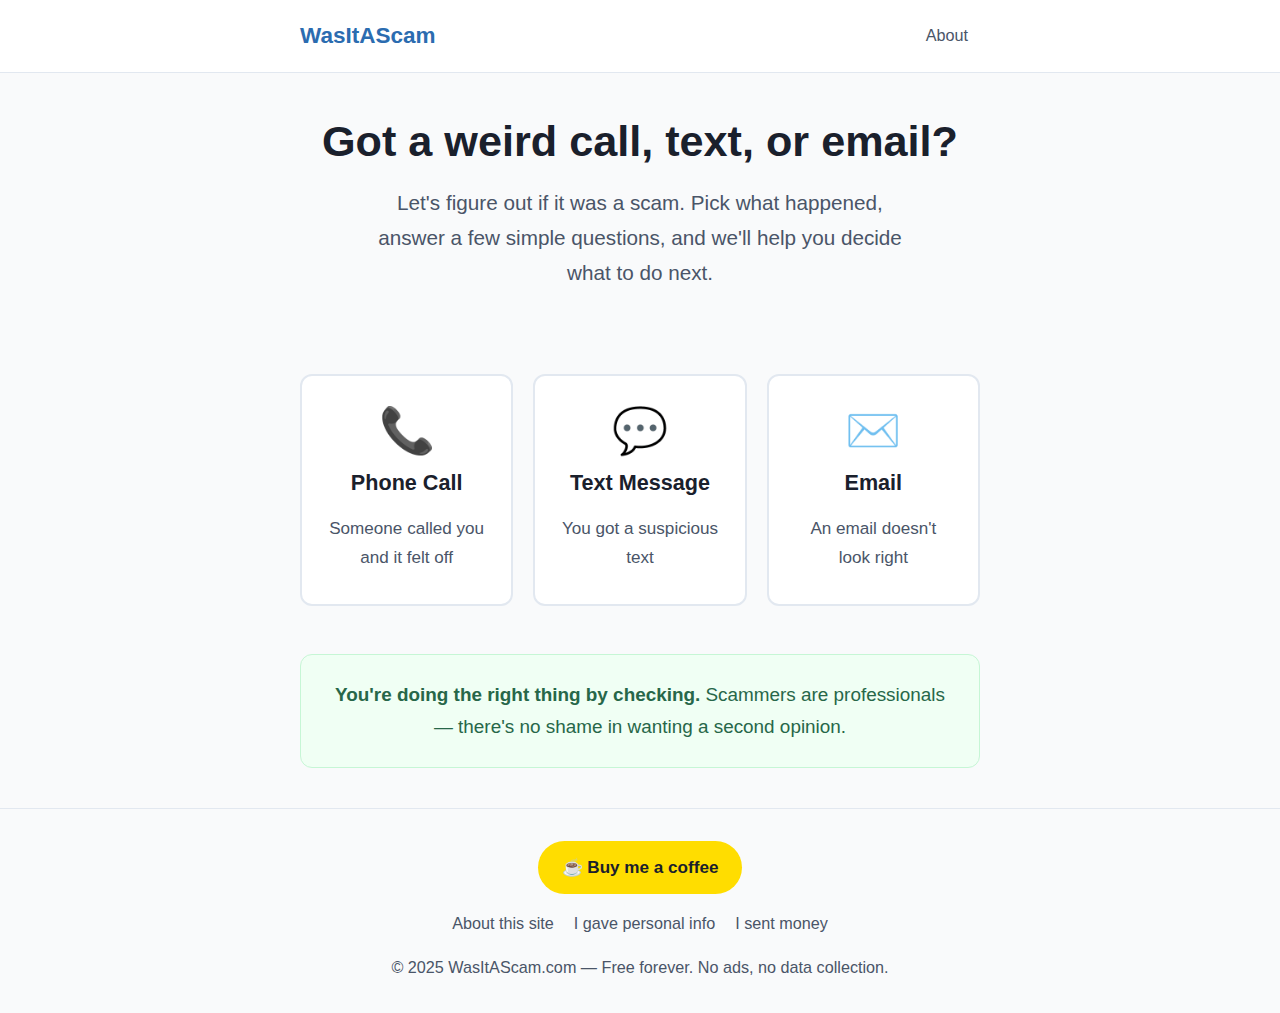
<file: index.html>
<!DOCTYPE html>
<html lang="en">
<head>
  <meta charset="UTF-8">
  <meta name="viewport" content="width=device-width, initial-scale=1.0">
  <title>WasItAScam.com — Is it a scam? Let's find out.</title>
  <meta name="description" content="Not sure if that call, text, or email was a scam? Use our simple checklists to find out — and learn what to do next.">
  <link rel="stylesheet" href="styles.css">
</head>
<body>
  <a href="#main" class="skip-link">Skip to main content</a>

  <header class="site-header">
    <div class="container">
      <a href="index.html" class="site-logo" aria-label="WasItAScam.com home">WasItAScam</a>
      <nav class="site-nav" aria-label="Main navigation">
        <a href="about.html">About</a>
      </nav>
    </div>
  </header>

  <main id="main" class="container">
    <section class="hero">
      <h1>Got a weird call, text, or email?</h1>
      <p>Let's figure out if it was a scam. Pick what happened, answer a few simple questions, and we'll help you decide what to do next.</p>
    </section>

    <div class="cards" role="list">
      <a href="phone.html" class="card" role="listitem">
        <span class="card-icon" aria-hidden="true">&#128222;</span>
        <span class="card-title">Phone Call</span>
        <span class="card-desc">Someone called you and it felt off</span>
      </a>
      <a href="text.html" class="card" role="listitem">
        <span class="card-icon" aria-hidden="true">&#128172;</span>
        <span class="card-title">Text Message</span>
        <span class="card-desc">You got a suspicious text</span>
      </a>
      <a href="email.html" class="card" role="listitem">
        <span class="card-icon" aria-hidden="true">&#9993;&#65039;</span>
        <span class="card-title">Email</span>
        <span class="card-desc">An email doesn't look right</span>
      </a>
    </div>

    <section class="reassurance" style="margin-top: 48px;">
      <p><strong>You're doing the right thing by checking.</strong> Scammers are professionals — there's no shame in wanting a second opinion.</p>
    </section>
  </main>

  <footer class="site-footer">
    <div class="container">
      <a href="https://ko-fi.com/wasitascam" class="coffee-link" target="_blank" rel="noopener noreferrer">
        &#9749; Buy me a coffee
      </a>
      <div class="footer-links">
        <a href="about.html">About this site</a>
        <a href="personal-info.html">I gave personal info</a>
        <a href="sent-money.html">I sent money</a>
      </div>
      <p>&copy; 2025 WasItAScam.com &mdash; Free forever. No ads, no data collection.</p>
    </div>
  </footer>
</body>
</html>
</file>
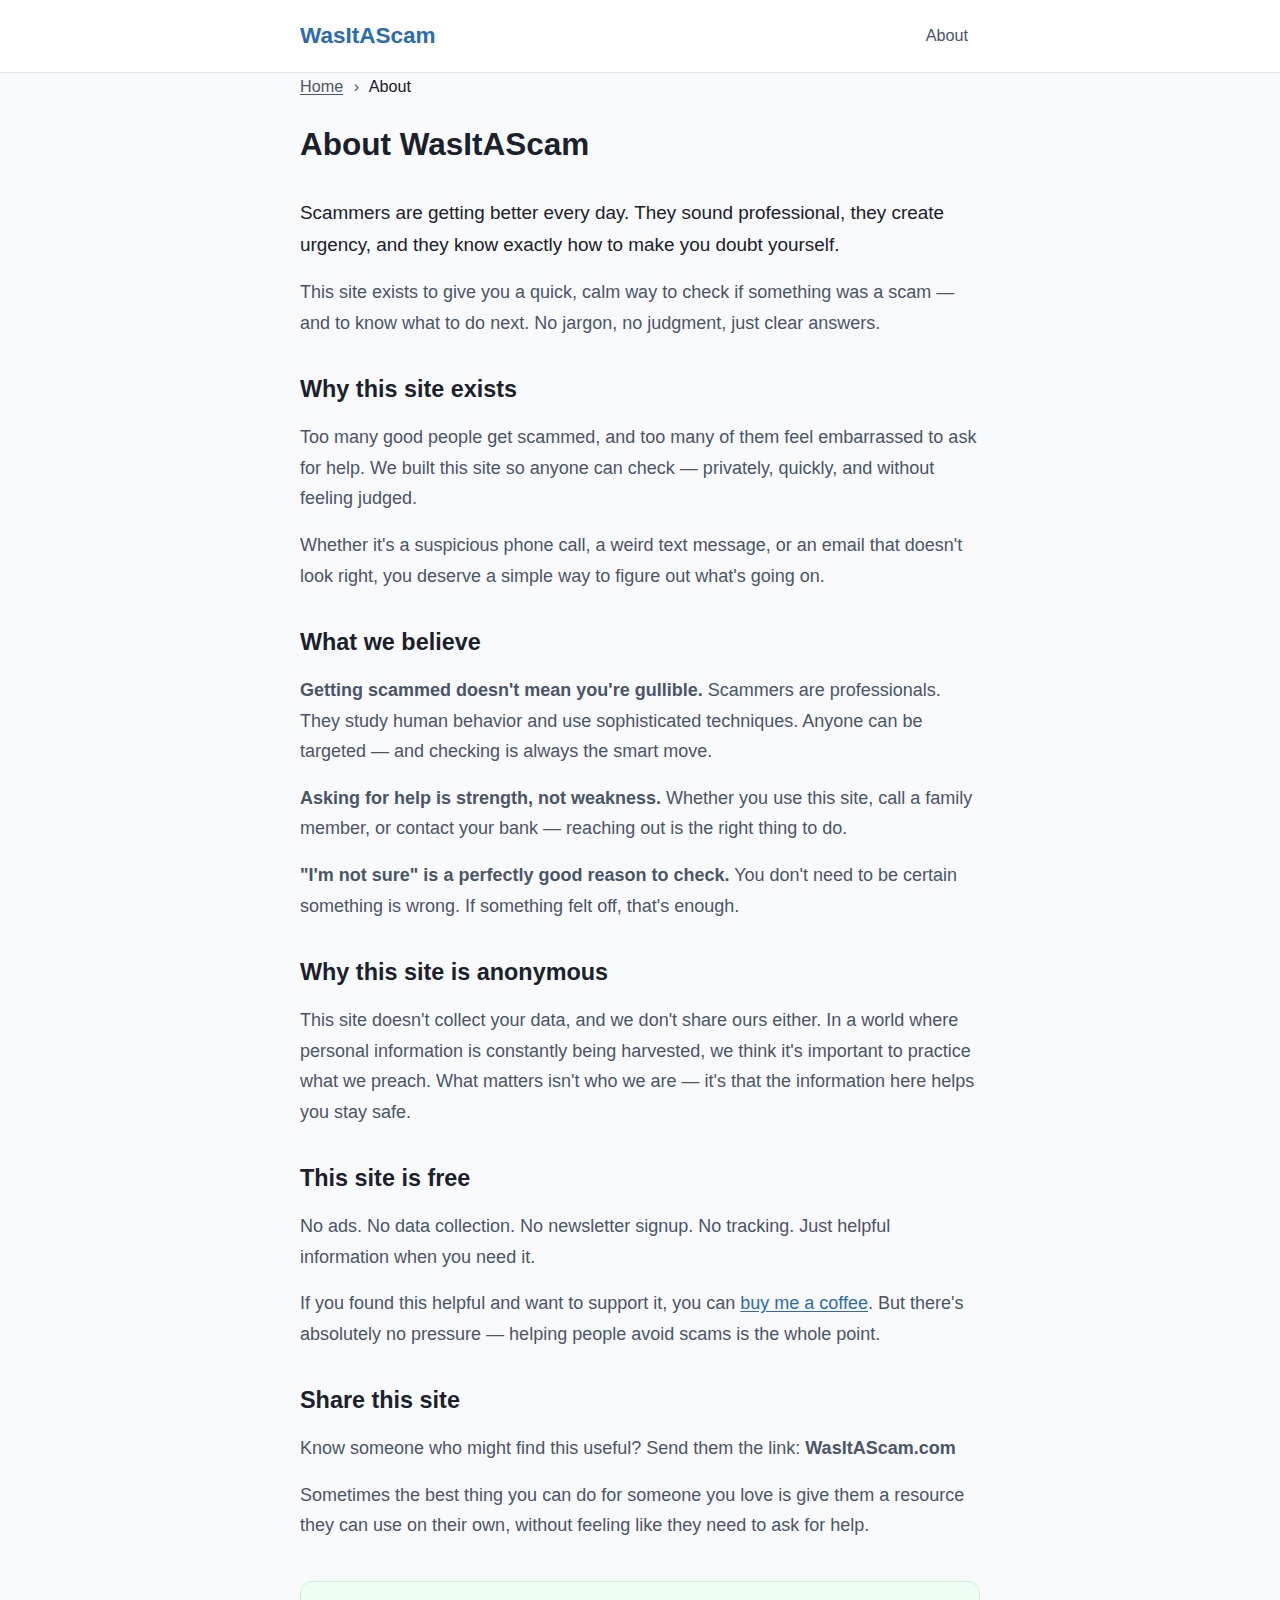
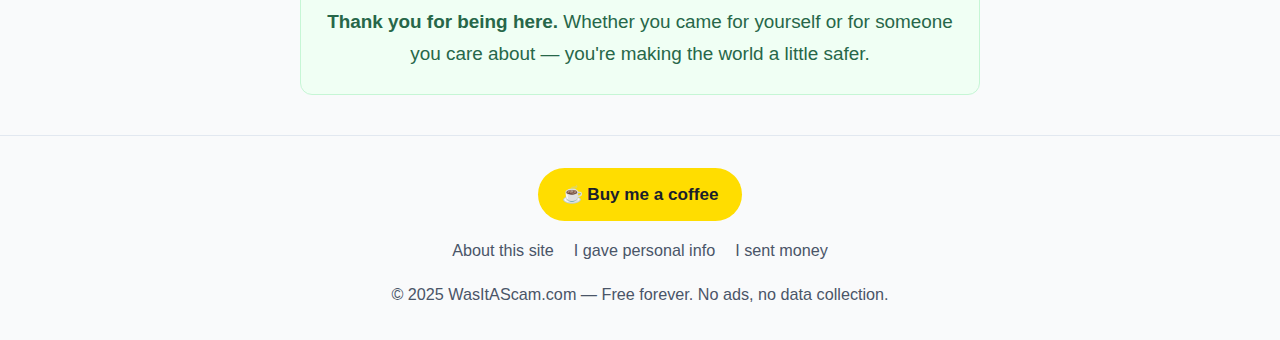
<file: about.html>
<!DOCTYPE html>
<html lang="en">
<head>
  <meta charset="UTF-8">
  <meta name="viewport" content="width=device-width, initial-scale=1.0">
  <title>About — WasItAScam.com</title>
  <meta name="description" content="Why WasItAScam.com exists — a free resource to help people figure out if they've been targeted by a scam.">
  <link rel="stylesheet" href="styles.css">
</head>
<body>
  <a href="#main" class="skip-link">Skip to main content</a>

  <header class="site-header">
    <div class="container">
      <a href="index.html" class="site-logo" aria-label="WasItAScam.com home">WasItAScam</a>
      <nav class="site-nav" aria-label="Main navigation">
        <a href="about.html" aria-current="page">About</a>
      </nav>
    </div>
  </header>

  <main id="main" class="container">
    <nav class="breadcrumb" aria-label="Breadcrumb">
      <a href="index.html">Home</a>
      <span aria-hidden="true">&rsaquo;</span>
      About
    </nav>

    <div class="page-header">
      <h1>About WasItAScam</h1>
    </div>

    <div class="about-content">
      <p>Scammers are getting better every day. They sound professional, they create urgency, and they know exactly how to make you doubt yourself.</p>

      <p>This site exists to give you a quick, calm way to check if something was a scam — and to know what to do next. No jargon, no judgment, just clear answers.</p>

      <h2>Why this site exists</h2>
      <p>Too many good people get scammed, and too many of them feel embarrassed to ask for help. We built this site so anyone can check — privately, quickly, and without feeling judged.</p>
      <p>Whether it's a suspicious phone call, a weird text message, or an email that doesn't look right, you deserve a simple way to figure out what's going on.</p>

      <h2>What we believe</h2>
      <p><strong>Getting scammed doesn't mean you're gullible.</strong> Scammers are professionals. They study human behavior and use sophisticated techniques. Anyone can be targeted — and checking is always the smart move.</p>
      <p><strong>Asking for help is strength, not weakness.</strong> Whether you use this site, call a family member, or contact your bank — reaching out is the right thing to do.</p>
      <p><strong>"I'm not sure" is a perfectly good reason to check.</strong> You don't need to be certain something is wrong. If something felt off, that's enough.</p>

      <h2>Why this site is anonymous</h2>
      <p>This site doesn't collect your data, and we don't share ours either. In a world where personal information is constantly being harvested, we think it's important to practice what we preach. What matters isn't who we are — it's that the information here helps you stay safe.</p>

      <h2>This site is free</h2>
      <p>No ads. No data collection. No newsletter signup. No tracking. Just helpful information when you need it.</p>
      <p>If you found this helpful and want to support it, you can <a href="https://ko-fi.com/wasitascam" target="_blank" rel="noopener noreferrer">buy me a coffee</a>. But there's absolutely no pressure — helping people avoid scams is the whole point.</p>

      <h2>Share this site</h2>
      <p>Know someone who might find this useful? Send them the link: <strong>WasItAScam.com</strong></p>
      <p>Sometimes the best thing you can do for someone you love is give them a resource they can use on their own, without feeling like they need to ask for help.</p>
    </div>

    <section class="reassurance" style="margin-top: 40px;">
      <p><strong>Thank you for being here.</strong> Whether you came for yourself or for someone you care about — you're making the world a little safer.</p>
    </section>
  </main>

  <footer class="site-footer">
    <div class="container">
      <a href="https://ko-fi.com/wasitascam" class="coffee-link" target="_blank" rel="noopener noreferrer">
        &#9749; Buy me a coffee
      </a>
      <div class="footer-links">
        <a href="about.html">About this site</a>
        <a href="personal-info.html">I gave personal info</a>
        <a href="sent-money.html">I sent money</a>
      </div>
      <p>&copy; 2025 WasItAScam.com &mdash; Free forever. No ads, no data collection.</p>
    </div>
  </footer>
</body>
</html>
</file>
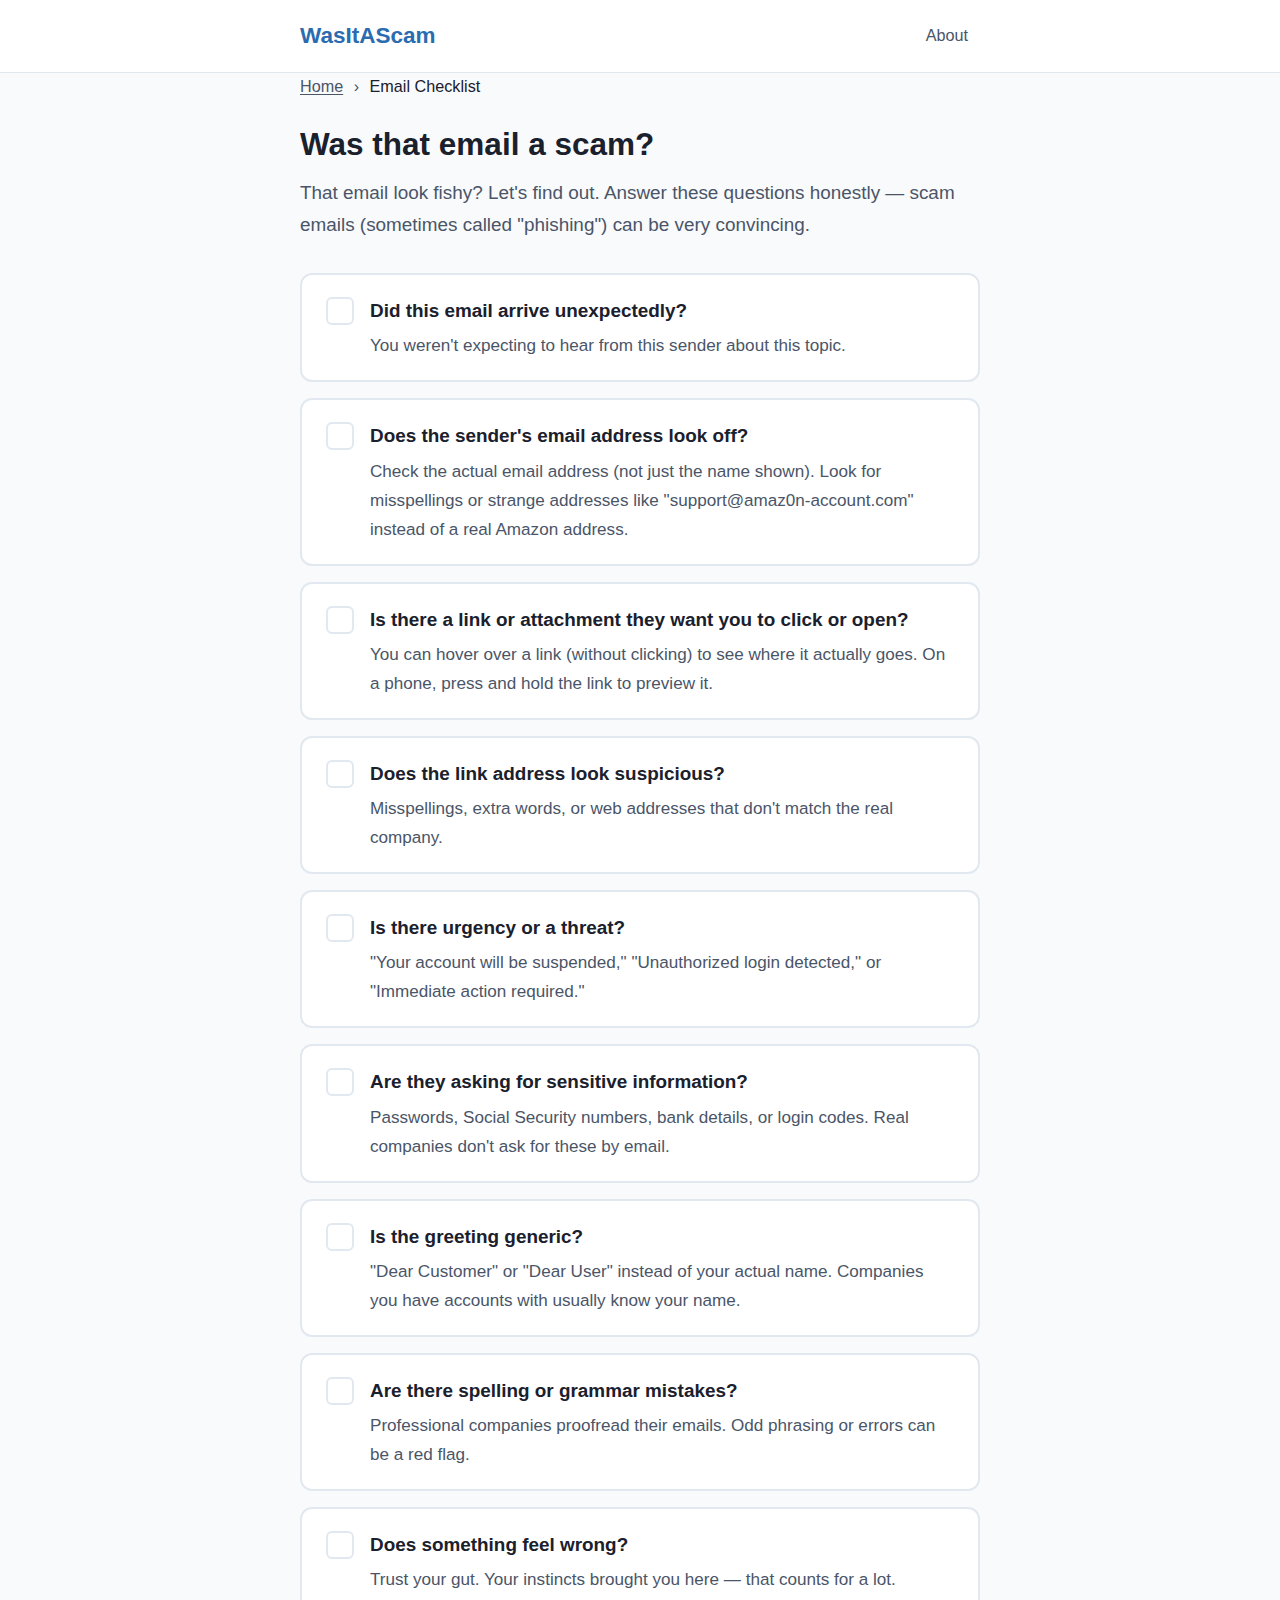
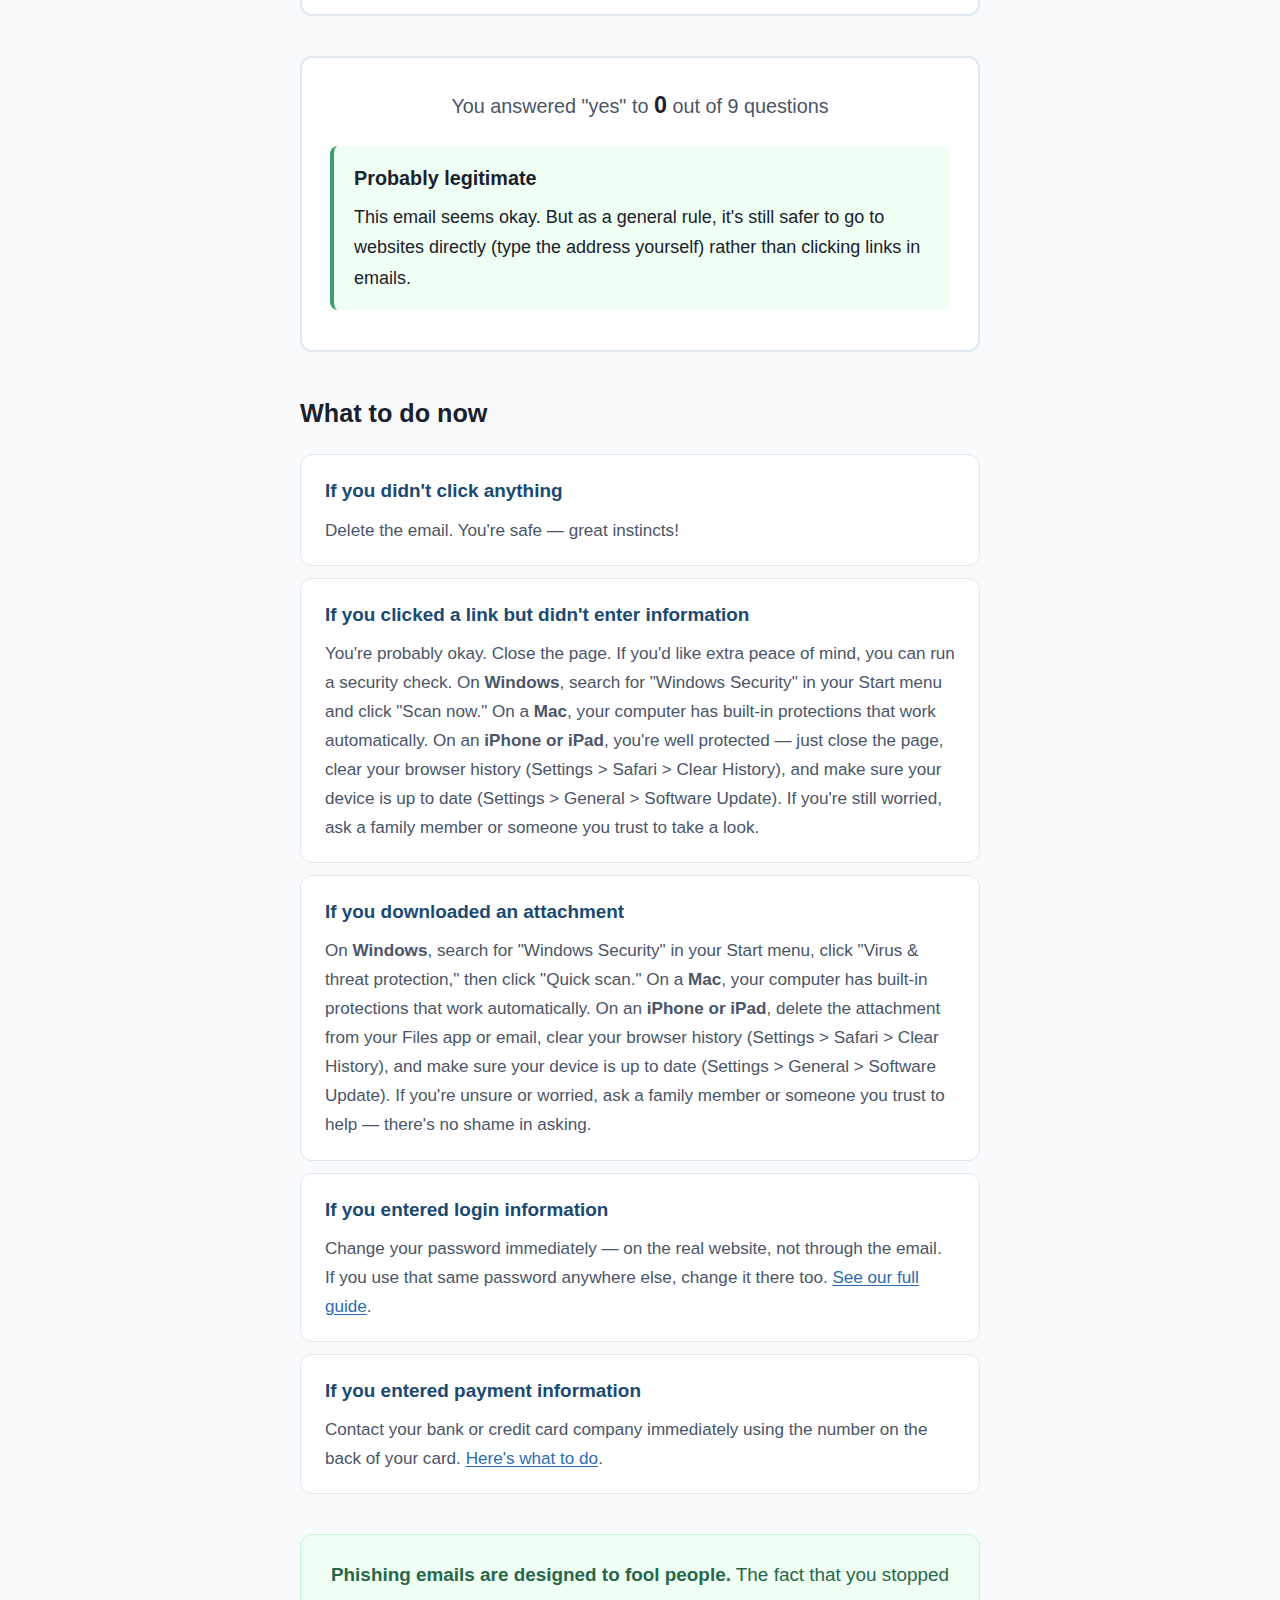
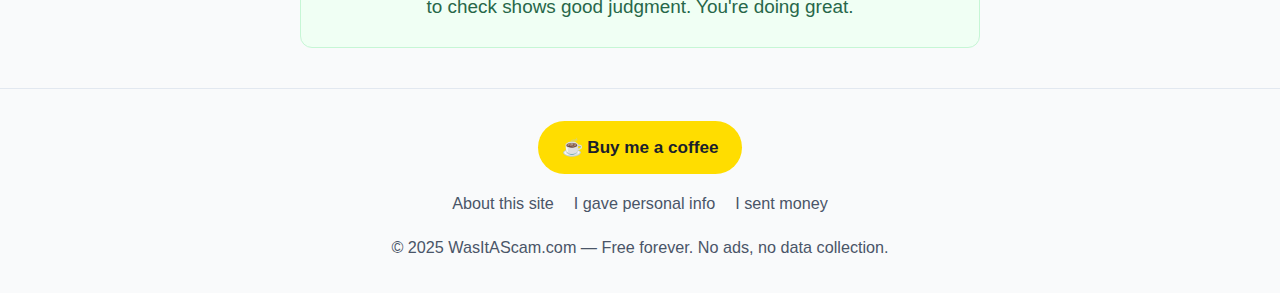
<file: email.html>
<!DOCTYPE html>
<html lang="en">
<head>
  <meta charset="UTF-8">
  <meta name="viewport" content="width=device-width, initial-scale=1.0">
  <title>Email Checklist — WasItAScam.com</title>
  <meta name="description" content="That email look fishy? Answer these questions to find out if it's a phishing scam.">
  <link rel="stylesheet" href="styles.css">
</head>
<body>
  <a href="#main" class="skip-link">Skip to main content</a>

  <header class="site-header">
    <div class="container">
      <a href="index.html" class="site-logo" aria-label="WasItAScam.com home">WasItAScam</a>
      <nav class="site-nav" aria-label="Main navigation">
        <a href="about.html">About</a>
      </nav>
    </div>
  </header>

  <main id="main" class="container">
    <nav class="breadcrumb" aria-label="Breadcrumb">
      <a href="index.html">Home</a>
      <span aria-hidden="true">&rsaquo;</span>
      Email Checklist
    </nav>

    <div class="page-header">
      <h1>Was that email a scam?</h1>
      <p>That email look fishy? Let's find out. Answer these questions honestly — scam emails (sometimes called "phishing") can be very convincing.</p>
    </div>

    <form id="checklist-form" aria-label="Email scam checklist">
      <ul class="checklist" role="list">
        <li class="checklist-item">
          <label class="checklist-question">
            <input type="checkbox" name="q1">
            <span class="checklist-label">
              <strong>Did this email arrive unexpectedly?</strong>
              <span>You weren't expecting to hear from this sender about this topic.</span>
            </span>
          </label>
        </li>
        <li class="checklist-item">
          <label class="checklist-question">
            <input type="checkbox" name="q2">
            <span class="checklist-label">
              <strong>Does the sender's email address look off?</strong>
              <span>Check the actual email address (not just the name shown). Look for misspellings or strange addresses like "support@amaz0n-account.com" instead of a real Amazon address.</span>
            </span>
          </label>
        </li>
        <li class="checklist-item">
          <label class="checklist-question">
            <input type="checkbox" name="q3">
            <span class="checklist-label">
              <strong>Is there a link or attachment they want you to click or open?</strong>
              <span>You can hover over a link (without clicking) to see where it actually goes. On a phone, press and hold the link to preview it.</span>
            </span>
          </label>
        </li>
        <li class="checklist-item">
          <label class="checklist-question">
            <input type="checkbox" name="q4">
            <span class="checklist-label">
              <strong>Does the link address look suspicious?</strong>
              <span>Misspellings, extra words, or web addresses that don't match the real company.</span>
            </span>
          </label>
        </li>
        <li class="checklist-item">
          <label class="checklist-question">
            <input type="checkbox" name="q5">
            <span class="checklist-label">
              <strong>Is there urgency or a threat?</strong>
              <span>"Your account will be suspended," "Unauthorized login detected," or "Immediate action required."</span>
            </span>
          </label>
        </li>
        <li class="checklist-item">
          <label class="checklist-question">
            <input type="checkbox" name="q6">
            <span class="checklist-label">
              <strong>Are they asking for sensitive information?</strong>
              <span>Passwords, Social Security numbers, bank details, or login codes. Real companies don't ask for these by email.</span>
            </span>
          </label>
        </li>
        <li class="checklist-item">
          <label class="checklist-question">
            <input type="checkbox" name="q7">
            <span class="checklist-label">
              <strong>Is the greeting generic?</strong>
              <span>"Dear Customer" or "Dear User" instead of your actual name. Companies you have accounts with usually know your name.</span>
            </span>
          </label>
        </li>
        <li class="checklist-item">
          <label class="checklist-question">
            <input type="checkbox" name="q8">
            <span class="checklist-label">
              <strong>Are there spelling or grammar mistakes?</strong>
              <span>Professional companies proofread their emails. Odd phrasing or errors can be a red flag.</span>
            </span>
          </label>
        </li>
        <li class="checklist-item">
          <label class="checklist-question">
            <input type="checkbox" name="q9">
            <span class="checklist-label">
              <strong>Does something feel wrong?</strong>
              <span>Trust your gut. Your instincts brought you here — that counts for a lot.</span>
            </span>
          </label>
        </li>
      </ul>
    </form>

    <section class="results" aria-live="polite">
      <div class="results-counter">
        You answered "yes" to <strong id="yes-count">0</strong> out of 9 questions
      </div>

      <div id="result-safe" class="result-level result-safe">
        <h3>Probably legitimate</h3>
        <p>This email seems okay. But as a general rule, it's still safer to go to websites directly (type the address yourself) rather than clicking links in emails.</p>
      </div>

      <div id="result-caution" class="result-level result-caution">
        <h3>Be cautious</h3>
        <p>This might be okay, but it's worth double-checking. Go directly to the company's website by typing the address yourself, or call them using a number you trust. <strong>Don't</strong> click links or open attachments in the email.</p>
      </div>

      <div id="result-scam" class="result-level result-likely-scam">
        <h3>This is very likely a phishing email</h3>
        <p><strong>Do not click any links or download any attachments.</strong> Delete the email. You were right to be suspicious — well done for checking.</p>
      </div>
    </section>

    <section class="next-steps">
      <h2>What to do now</h2>

      <div class="step-card">
        <h3>If you didn't click anything</h3>
        <p>Delete the email. You're safe — great instincts!</p>
      </div>

      <div class="step-card">
        <h3>If you clicked a link but didn't enter information</h3>
        <p>You're probably okay. Close the page. If you'd like extra peace of mind, you can run a security check. On <strong>Windows</strong>, search for "Windows Security" in your Start menu and click "Scan now." On a <strong>Mac</strong>, your computer has built-in protections that work automatically. On an <strong>iPhone or iPad</strong>, you're well protected — just close the page, clear your browser history (Settings &gt; Safari &gt; Clear History), and make sure your device is up to date (Settings &gt; General &gt; Software Update). If you're still worried, ask a family member or someone you trust to take a look.</p>
      </div>

      <div class="step-card">
        <h3>If you downloaded an attachment</h3>
        <p>On <strong>Windows</strong>, search for "Windows Security" in your Start menu, click "Virus &amp; threat protection," then click "Quick scan." On a <strong>Mac</strong>, your computer has built-in protections that work automatically. On an <strong>iPhone or iPad</strong>, delete the attachment from your Files app or email, clear your browser history (Settings &gt; Safari &gt; Clear History), and make sure your device is up to date (Settings &gt; General &gt; Software Update). If you're unsure or worried, ask a family member or someone you trust to help — there's no shame in asking.</p>
      </div>

      <div class="step-card">
        <h3>If you entered login information</h3>
        <p>Change your password immediately — on the real website, not through the email. If you use that same password anywhere else, change it there too. <a href="personal-info.html">See our full guide</a>.</p>
      </div>

      <div class="step-card">
        <h3>If you entered payment information</h3>
        <p>Contact your bank or credit card company immediately using the number on the back of your card. <a href="sent-money.html">Here's what to do</a>.</p>
      </div>
    </section>

    <section class="reassurance">
      <p><strong>Phishing emails are designed to fool people.</strong> The fact that you stopped to check shows good judgment. You're doing great.</p>
    </section>
  </main>

  <footer class="site-footer">
    <div class="container">
      <a href="https://ko-fi.com/wasitascam" class="coffee-link" target="_blank" rel="noopener noreferrer">
        &#9749; Buy me a coffee
      </a>
      <div class="footer-links">
        <a href="about.html">About this site</a>
        <a href="personal-info.html">I gave personal info</a>
        <a href="sent-money.html">I sent money</a>
      </div>
      <p>&copy; 2025 WasItAScam.com &mdash; Free forever. No ads, no data collection.</p>
    </div>
  </footer>

  <script>
    (function () {
      var form = document.getElementById('checklist-form');
      var checkboxes = form.querySelectorAll('input[type="checkbox"]');
      var countEl = document.getElementById('yes-count');
      var resultSafe = document.getElementById('result-safe');
      var resultCaution = document.getElementById('result-caution');
      var resultScam = document.getElementById('result-scam');
      var total = checkboxes.length;

      function update() {
        var count = 0;
        checkboxes.forEach(function (cb) {
          var item = cb.closest('.checklist-item');
          if (cb.checked) {
            count++;
            item.classList.add('checked');
          } else {
            item.classList.remove('checked');
          }
        });
        countEl.textContent = count;

        resultSafe.classList.remove('active');
        resultCaution.classList.remove('active');
        resultScam.classList.remove('active');

        if (count === 0) {
          resultSafe.classList.add('active');
        } else if (count === 1) {
          resultCaution.classList.add('active');
        } else {
          resultScam.classList.add('active');
        }
      }

      checkboxes.forEach(function (cb) {
        cb.addEventListener('change', update);
      });

      update();
    })();
  </script>
</body>
</html>
</file>
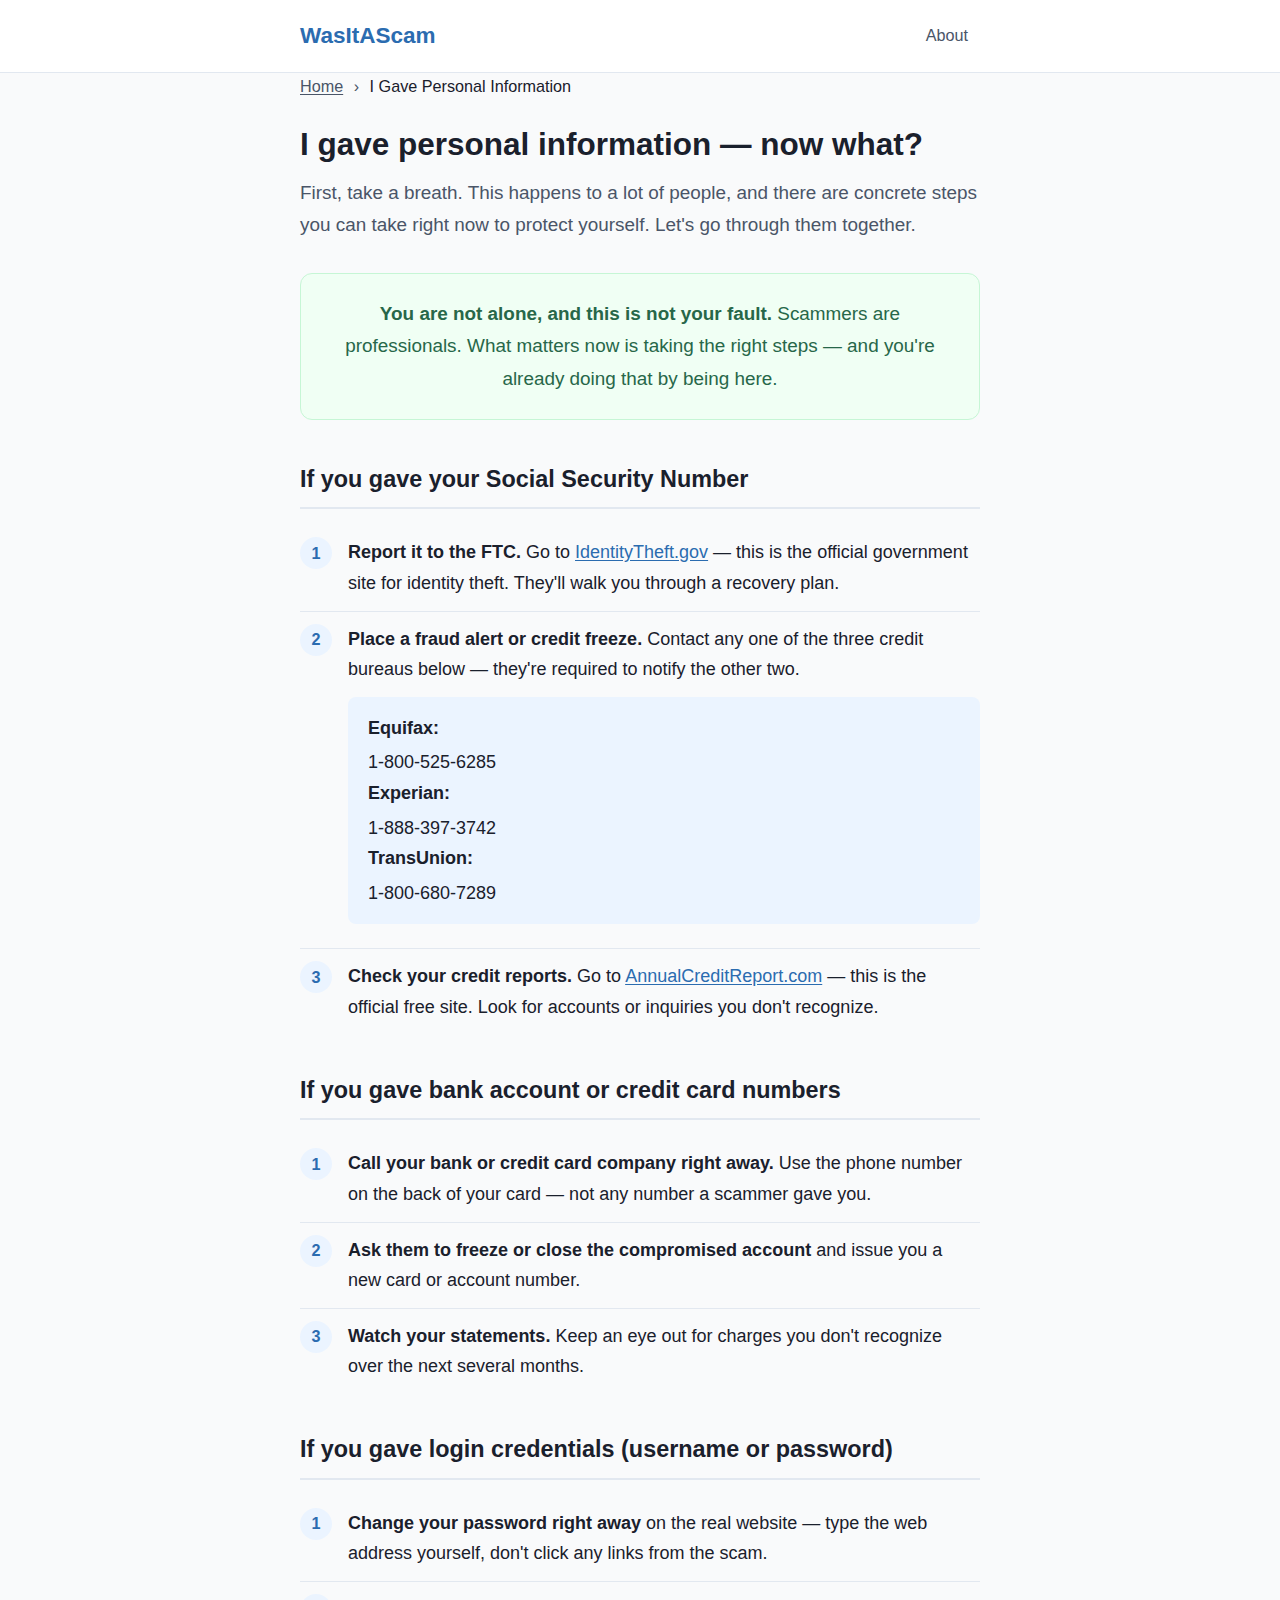
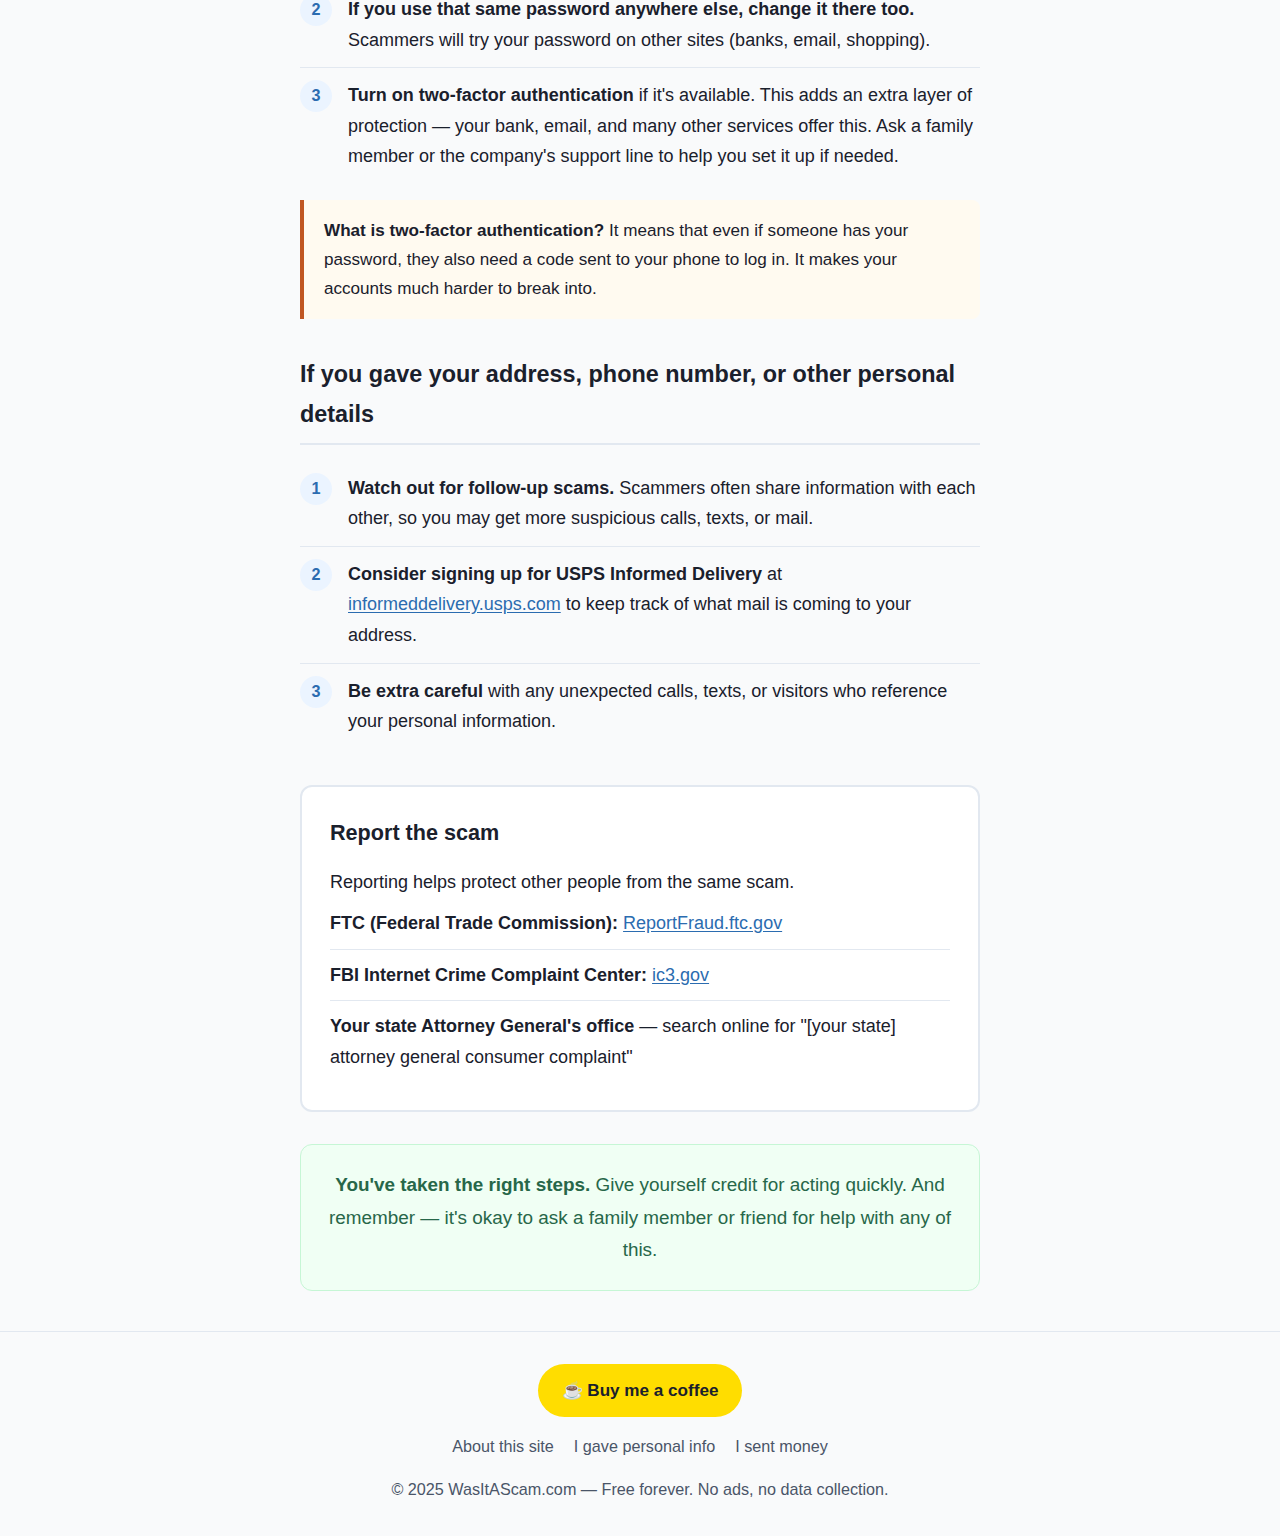
<file: personal-info.html>
<!DOCTYPE html>
<html lang="en">
<head>
  <meta charset="UTF-8">
  <meta name="viewport" content="width=device-width, initial-scale=1.0">
  <title>I Gave Personal Information — WasItAScam.com</title>
  <meta name="description" content="Gave personal information to a scammer? Here's exactly what to do, step by step.">
  <link rel="stylesheet" href="styles.css">
</head>
<body>
  <a href="#main" class="skip-link">Skip to main content</a>

  <header class="site-header">
    <div class="container">
      <a href="index.html" class="site-logo" aria-label="WasItAScam.com home">WasItAScam</a>
      <nav class="site-nav" aria-label="Main navigation">
        <a href="about.html">About</a>
      </nav>
    </div>
  </header>

  <main id="main" class="container">
    <nav class="breadcrumb" aria-label="Breadcrumb">
      <a href="index.html">Home</a>
      <span aria-hidden="true">&rsaquo;</span>
      I Gave Personal Information
    </nav>

    <div class="page-header">
      <h1>I gave personal information — now what?</h1>
      <p>First, take a breath. This happens to a lot of people, and there are concrete steps you can take right now to protect yourself. Let's go through them together.</p>
    </div>

    <section class="reassurance">
      <p><strong>You are not alone, and this is not your fault.</strong> Scammers are professionals. What matters now is taking the right steps — and you're already doing that by being here.</p>
    </section>

    <section class="recovery-section">
      <h2>If you gave your Social Security Number</h2>
      <ol class="recovery-steps">
        <li>
          <strong>Report it to the FTC.</strong> Go to <a href="https://identitytheft.gov" target="_blank" rel="noopener noreferrer">IdentityTheft.gov</a> — this is the official government site for identity theft. They'll walk you through a recovery plan.
        </li>
        <li>
          <strong>Place a fraud alert or credit freeze.</strong> Contact any one of the three credit bureaus below — they're required to notify the other two.
          <div class="recovery-contact">
            <strong>Equifax:</strong> 1-800-525-6285<br>
            <strong>Experian:</strong> 1-888-397-3742<br>
            <strong>TransUnion:</strong> 1-800-680-7289
          </div>
        </li>
        <li>
          <strong>Check your credit reports.</strong> Go to <a href="https://www.annualcreditreport.com" target="_blank" rel="noopener noreferrer">AnnualCreditReport.com</a> — this is the official free site. Look for accounts or inquiries you don't recognize.
        </li>
      </ol>
    </section>

    <section class="recovery-section">
      <h2>If you gave bank account or credit card numbers</h2>
      <ol class="recovery-steps">
        <li>
          <strong>Call your bank or credit card company right away.</strong> Use the phone number on the back of your card — not any number a scammer gave you.
        </li>
        <li>
          <strong>Ask them to freeze or close the compromised account</strong> and issue you a new card or account number.
        </li>
        <li>
          <strong>Watch your statements.</strong> Keep an eye out for charges you don't recognize over the next several months.
        </li>
      </ol>
    </section>

    <section class="recovery-section">
      <h2>If you gave login credentials (username or password)</h2>
      <ol class="recovery-steps">
        <li>
          <strong>Change your password right away</strong> on the real website — type the web address yourself, don't click any links from the scam.
        </li>
        <li>
          <strong>If you use that same password anywhere else, change it there too.</strong> Scammers will try your password on other sites (banks, email, shopping).
        </li>
        <li>
          <strong>Turn on two-factor authentication</strong> if it's available. This adds an extra layer of protection — your bank, email, and many other services offer this. Ask a family member or the company's support line to help you set it up if needed.
        </li>
      </ol>
      <div class="important-note">
        <p><strong>What is two-factor authentication?</strong> It means that even if someone has your password, they also need a code sent to your phone to log in. It makes your accounts much harder to break into.</p>
      </div>
    </section>

    <section class="recovery-section">
      <h2>If you gave your address, phone number, or other personal details</h2>
      <ol class="recovery-steps">
        <li>
          <strong>Watch out for follow-up scams.</strong> Scammers often share information with each other, so you may get more suspicious calls, texts, or mail.
        </li>
        <li>
          <strong>Consider signing up for USPS Informed Delivery</strong> at <a href="https://informeddelivery.usps.com" target="_blank" rel="noopener noreferrer">informeddelivery.usps.com</a> to keep track of what mail is coming to your address.
        </li>
        <li>
          <strong>Be extra careful</strong> with any unexpected calls, texts, or visitors who reference your personal information.
        </li>
      </ol>
    </section>

    <section class="report-resources">
      <h2>Report the scam</h2>
      <p>Reporting helps protect other people from the same scam.</p>
      <ul>
        <li><strong>FTC (Federal Trade Commission):</strong> <a href="https://reportfraud.ftc.gov" target="_blank" rel="noopener noreferrer">ReportFraud.ftc.gov</a></li>
        <li><strong>FBI Internet Crime Complaint Center:</strong> <a href="https://www.ic3.gov" target="_blank" rel="noopener noreferrer">ic3.gov</a></li>
        <li><strong>Your state Attorney General's office</strong> — search online for "[your state] attorney general consumer complaint"</li>
      </ul>
    </section>

    <section class="reassurance">
      <p><strong>You've taken the right steps.</strong> Give yourself credit for acting quickly. And remember — it's okay to ask a family member or friend for help with any of this.</p>
    </section>
  </main>

  <footer class="site-footer">
    <div class="container">
      <a href="https://ko-fi.com/wasitascam" class="coffee-link" target="_blank" rel="noopener noreferrer">
        &#9749; Buy me a coffee
      </a>
      <div class="footer-links">
        <a href="about.html">About this site</a>
        <a href="personal-info.html">I gave personal info</a>
        <a href="sent-money.html">I sent money</a>
      </div>
      <p>&copy; 2025 WasItAScam.com &mdash; Free forever. No ads, no data collection.</p>
    </div>
  </footer>
</body>
</html>
</file>
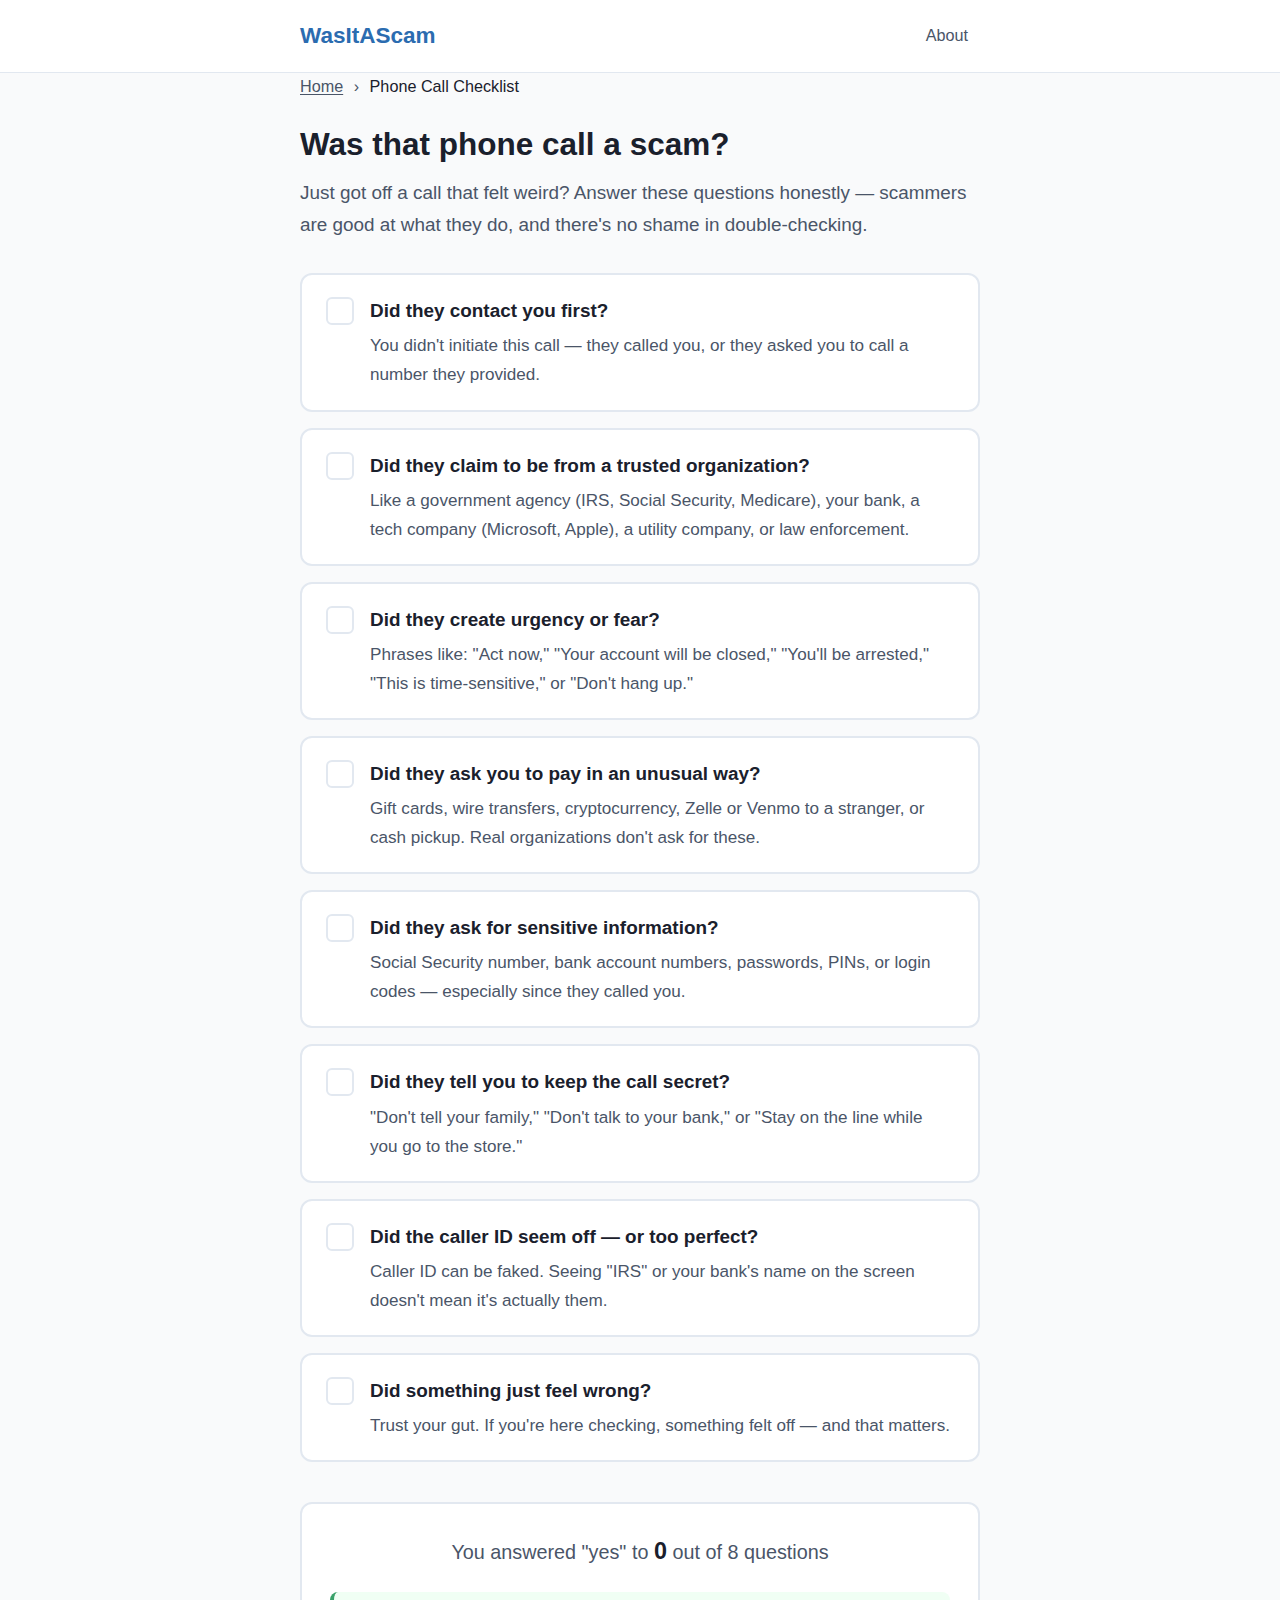
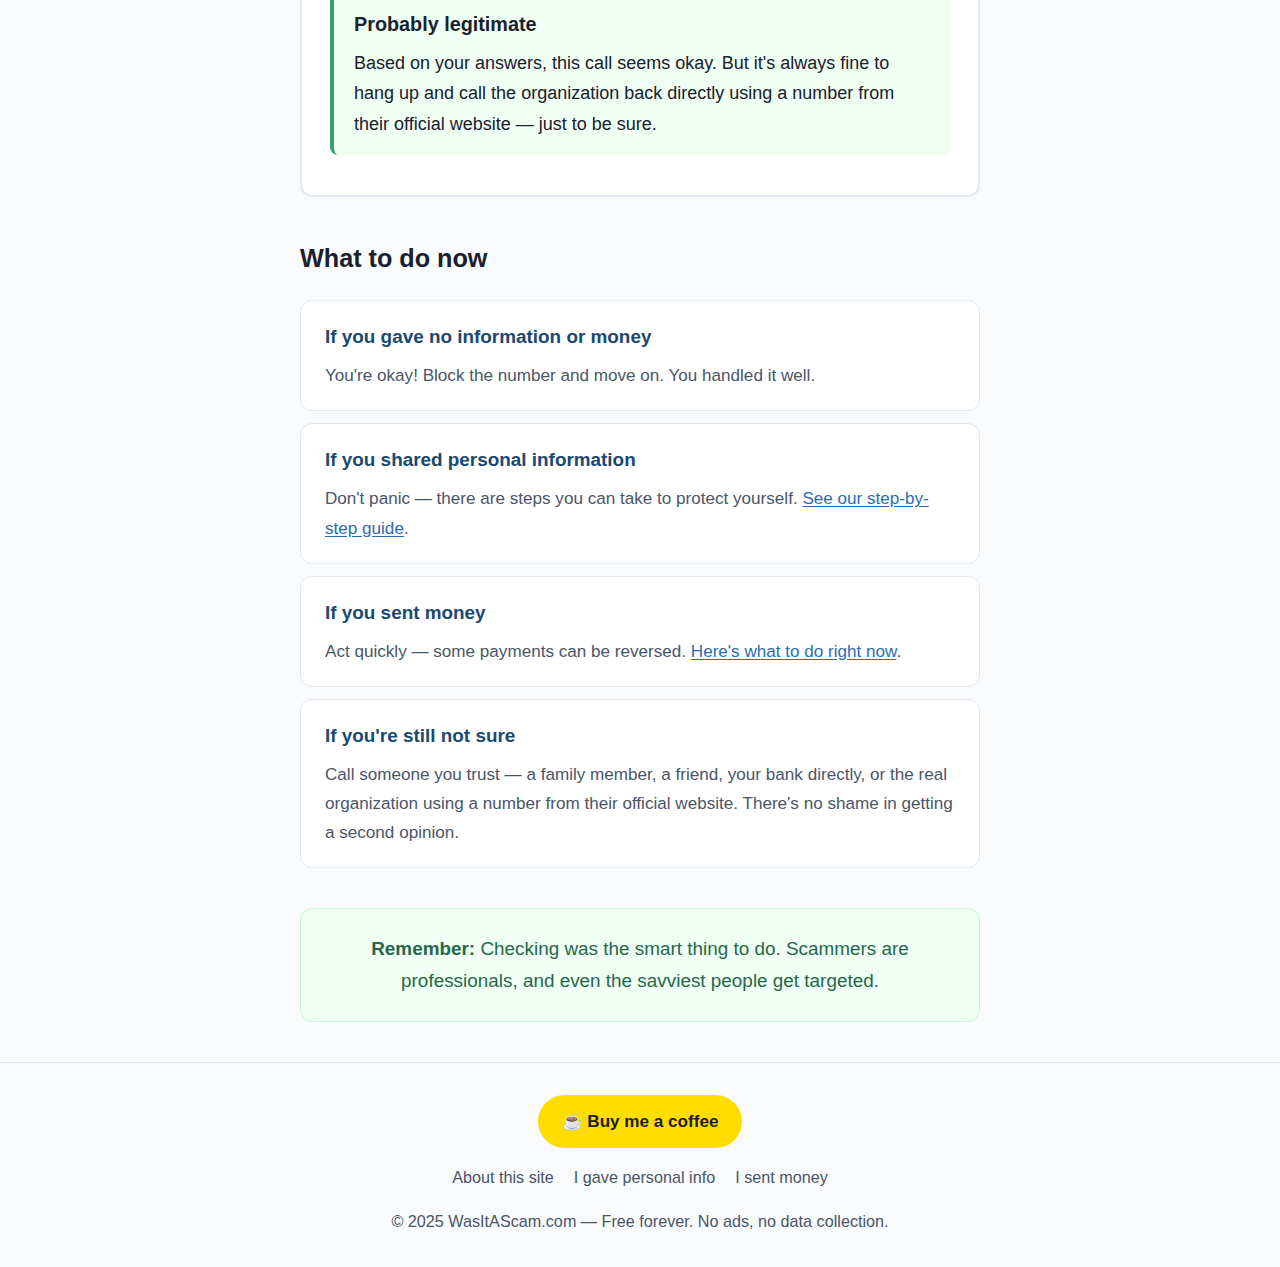
<file: phone.html>
<!DOCTYPE html>
<html lang="en">
<head>
  <meta charset="UTF-8">
  <meta name="viewport" content="width=device-width, initial-scale=1.0">
  <title>Phone Call Checklist — WasItAScam.com</title>
  <meta name="description" content="Just got off a call that felt weird? Answer these questions to find out if it was a scam.">
  <link rel="stylesheet" href="styles.css">
</head>
<body>
  <a href="#main" class="skip-link">Skip to main content</a>

  <header class="site-header">
    <div class="container">
      <a href="index.html" class="site-logo" aria-label="WasItAScam.com home">WasItAScam</a>
      <nav class="site-nav" aria-label="Main navigation">
        <a href="about.html">About</a>
      </nav>
    </div>
  </header>

  <main id="main" class="container">
    <nav class="breadcrumb" aria-label="Breadcrumb">
      <a href="index.html">Home</a>
      <span aria-hidden="true">&rsaquo;</span>
      Phone Call Checklist
    </nav>

    <div class="page-header">
      <h1>Was that phone call a scam?</h1>
      <p>Just got off a call that felt weird? Answer these questions honestly — scammers are good at what they do, and there's no shame in double-checking.</p>
    </div>

    <form id="checklist-form" aria-label="Phone call scam checklist">
      <ul class="checklist" role="list">
        <li class="checklist-item">
          <label class="checklist-question">
            <input type="checkbox" name="q1">
            <span class="checklist-label">
              <strong>Did they contact you first?</strong>
              <span>You didn't initiate this call — they called you, or they asked you to call a number they provided.</span>
            </span>
          </label>
        </li>
        <li class="checklist-item">
          <label class="checklist-question">
            <input type="checkbox" name="q2">
            <span class="checklist-label">
              <strong>Did they claim to be from a trusted organization?</strong>
              <span>Like a government agency (IRS, Social Security, Medicare), your bank, a tech company (Microsoft, Apple), a utility company, or law enforcement.</span>
            </span>
          </label>
        </li>
        <li class="checklist-item">
          <label class="checklist-question">
            <input type="checkbox" name="q3">
            <span class="checklist-label">
              <strong>Did they create urgency or fear?</strong>
              <span>Phrases like: "Act now," "Your account will be closed," "You'll be arrested," "This is time-sensitive," or "Don't hang up."</span>
            </span>
          </label>
        </li>
        <li class="checklist-item">
          <label class="checklist-question">
            <input type="checkbox" name="q4">
            <span class="checklist-label">
              <strong>Did they ask you to pay in an unusual way?</strong>
              <span>Gift cards, wire transfers, cryptocurrency, Zelle or Venmo to a stranger, or cash pickup. Real organizations don't ask for these.</span>
            </span>
          </label>
        </li>
        <li class="checklist-item">
          <label class="checklist-question">
            <input type="checkbox" name="q5">
            <span class="checklist-label">
              <strong>Did they ask for sensitive information?</strong>
              <span>Social Security number, bank account numbers, passwords, PINs, or login codes — especially since they called you.</span>
            </span>
          </label>
        </li>
        <li class="checklist-item">
          <label class="checklist-question">
            <input type="checkbox" name="q6">
            <span class="checklist-label">
              <strong>Did they tell you to keep the call secret?</strong>
              <span>"Don't tell your family," "Don't talk to your bank," or "Stay on the line while you go to the store."</span>
            </span>
          </label>
        </li>
        <li class="checklist-item">
          <label class="checklist-question">
            <input type="checkbox" name="q7">
            <span class="checklist-label">
              <strong>Did the caller ID seem off — or too perfect?</strong>
              <span>Caller ID can be faked. Seeing "IRS" or your bank's name on the screen doesn't mean it's actually them.</span>
            </span>
          </label>
        </li>
        <li class="checklist-item">
          <label class="checklist-question">
            <input type="checkbox" name="q8">
            <span class="checklist-label">
              <strong>Did something just feel wrong?</strong>
              <span>Trust your gut. If you're here checking, something felt off — and that matters.</span>
            </span>
          </label>
        </li>
      </ul>
    </form>

    <section class="results" aria-live="polite">
      <div class="results-counter">
        You answered "yes" to <strong id="yes-count">0</strong> out of 8 questions
      </div>

      <div id="result-safe" class="result-level result-safe">
        <h3>Probably legitimate</h3>
        <p>Based on your answers, this call seems okay. But it's always fine to hang up and call the organization back directly using a number from their official website — just to be sure.</p>
      </div>

      <div id="result-caution" class="result-level result-caution">
        <h3>Be cautious</h3>
        <p>This might be okay, but it's worth verifying. Call the organization directly using a phone number from their official website — <strong>not</strong> a number the caller gave you. When in doubt, ask someone you trust.</p>
      </div>

      <div id="result-scam" class="result-level result-likely-scam">
        <h3>This was very likely a scam</h3>
        <p>Multiple signs point to this being a scam. <strong>Don't feel bad</strong> — these people do this for a living. The important thing is you're checking now. See the steps below for what to do next.</p>
      </div>
    </section>

    <section class="next-steps">
      <h2>What to do now</h2>

      <div class="step-card">
        <h3>If you gave no information or money</h3>
        <p>You're okay! Block the number and move on. You handled it well.</p>
      </div>

      <div class="step-card">
        <h3>If you shared personal information</h3>
        <p>Don't panic — there are steps you can take to protect yourself. <a href="personal-info.html">See our step-by-step guide</a>.</p>
      </div>

      <div class="step-card">
        <h3>If you sent money</h3>
        <p>Act quickly — some payments can be reversed. <a href="sent-money.html">Here's what to do right now</a>.</p>
      </div>

      <div class="step-card">
        <h3>If you're still not sure</h3>
        <p>Call someone you trust — a family member, a friend, your bank directly, or the real organization using a number from their official website. There's no shame in getting a second opinion.</p>
      </div>
    </section>

    <section class="reassurance">
      <p><strong>Remember:</strong> Checking was the smart thing to do. Scammers are professionals, and even the savviest people get targeted.</p>
    </section>
  </main>

  <footer class="site-footer">
    <div class="container">
      <a href="https://ko-fi.com/wasitascam" class="coffee-link" target="_blank" rel="noopener noreferrer">
        &#9749; Buy me a coffee
      </a>
      <div class="footer-links">
        <a href="about.html">About this site</a>
        <a href="personal-info.html">I gave personal info</a>
        <a href="sent-money.html">I sent money</a>
      </div>
      <p>&copy; 2025 WasItAScam.com &mdash; Free forever. No ads, no data collection.</p>
    </div>
  </footer>

  <script>
    (function () {
      var form = document.getElementById('checklist-form');
      var checkboxes = form.querySelectorAll('input[type="checkbox"]');
      var countEl = document.getElementById('yes-count');
      var resultSafe = document.getElementById('result-safe');
      var resultCaution = document.getElementById('result-caution');
      var resultScam = document.getElementById('result-scam');

      function update() {
        var count = 0;
        checkboxes.forEach(function (cb) {
          var item = cb.closest('.checklist-item');
          if (cb.checked) {
            count++;
            item.classList.add('checked');
          } else {
            item.classList.remove('checked');
          }
        });
        countEl.textContent = count;

        resultSafe.classList.remove('active');
        resultCaution.classList.remove('active');
        resultScam.classList.remove('active');

        if (count === 0) {
          resultSafe.classList.add('active');
        } else if (count === 1) {
          resultCaution.classList.add('active');
        } else {
          resultScam.classList.add('active');
        }
      }

      checkboxes.forEach(function (cb) {
        cb.addEventListener('change', update);
      });

      update();
    })();
  </script>
</body>
</html>
</file>
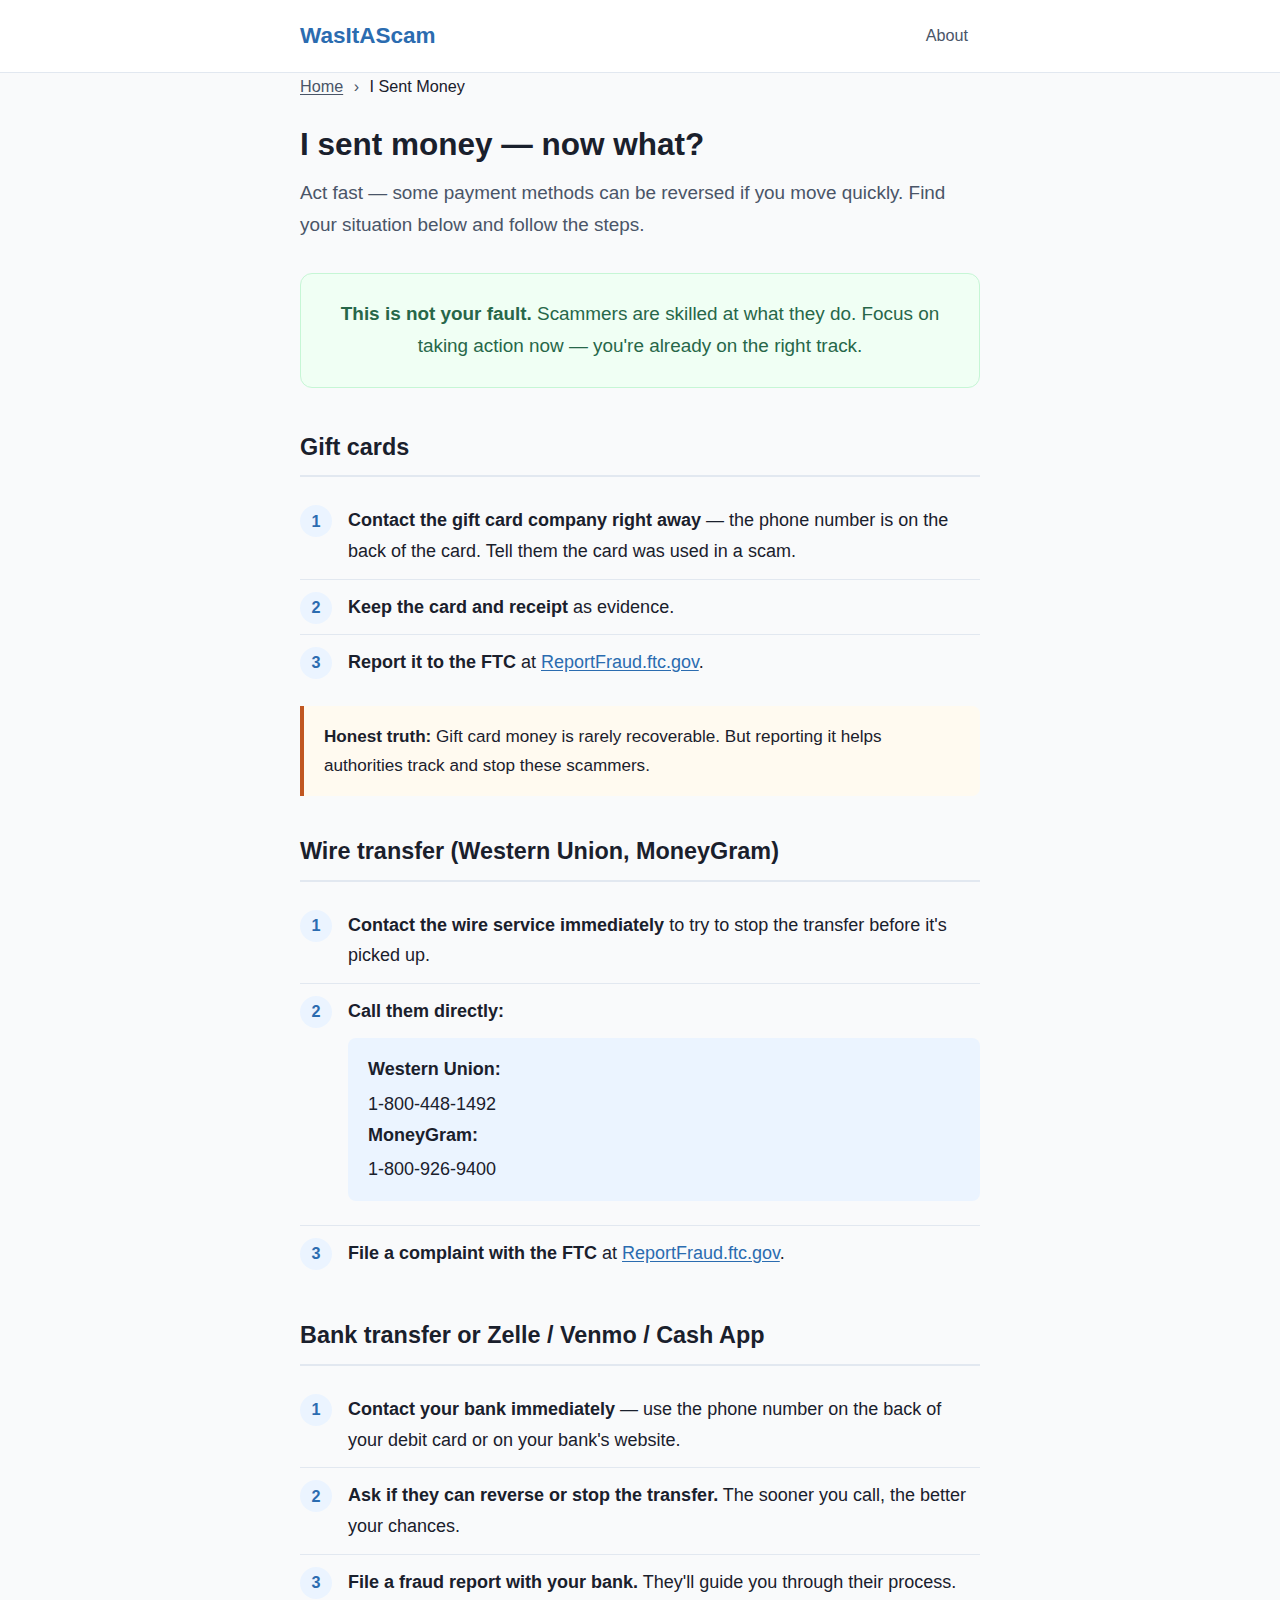
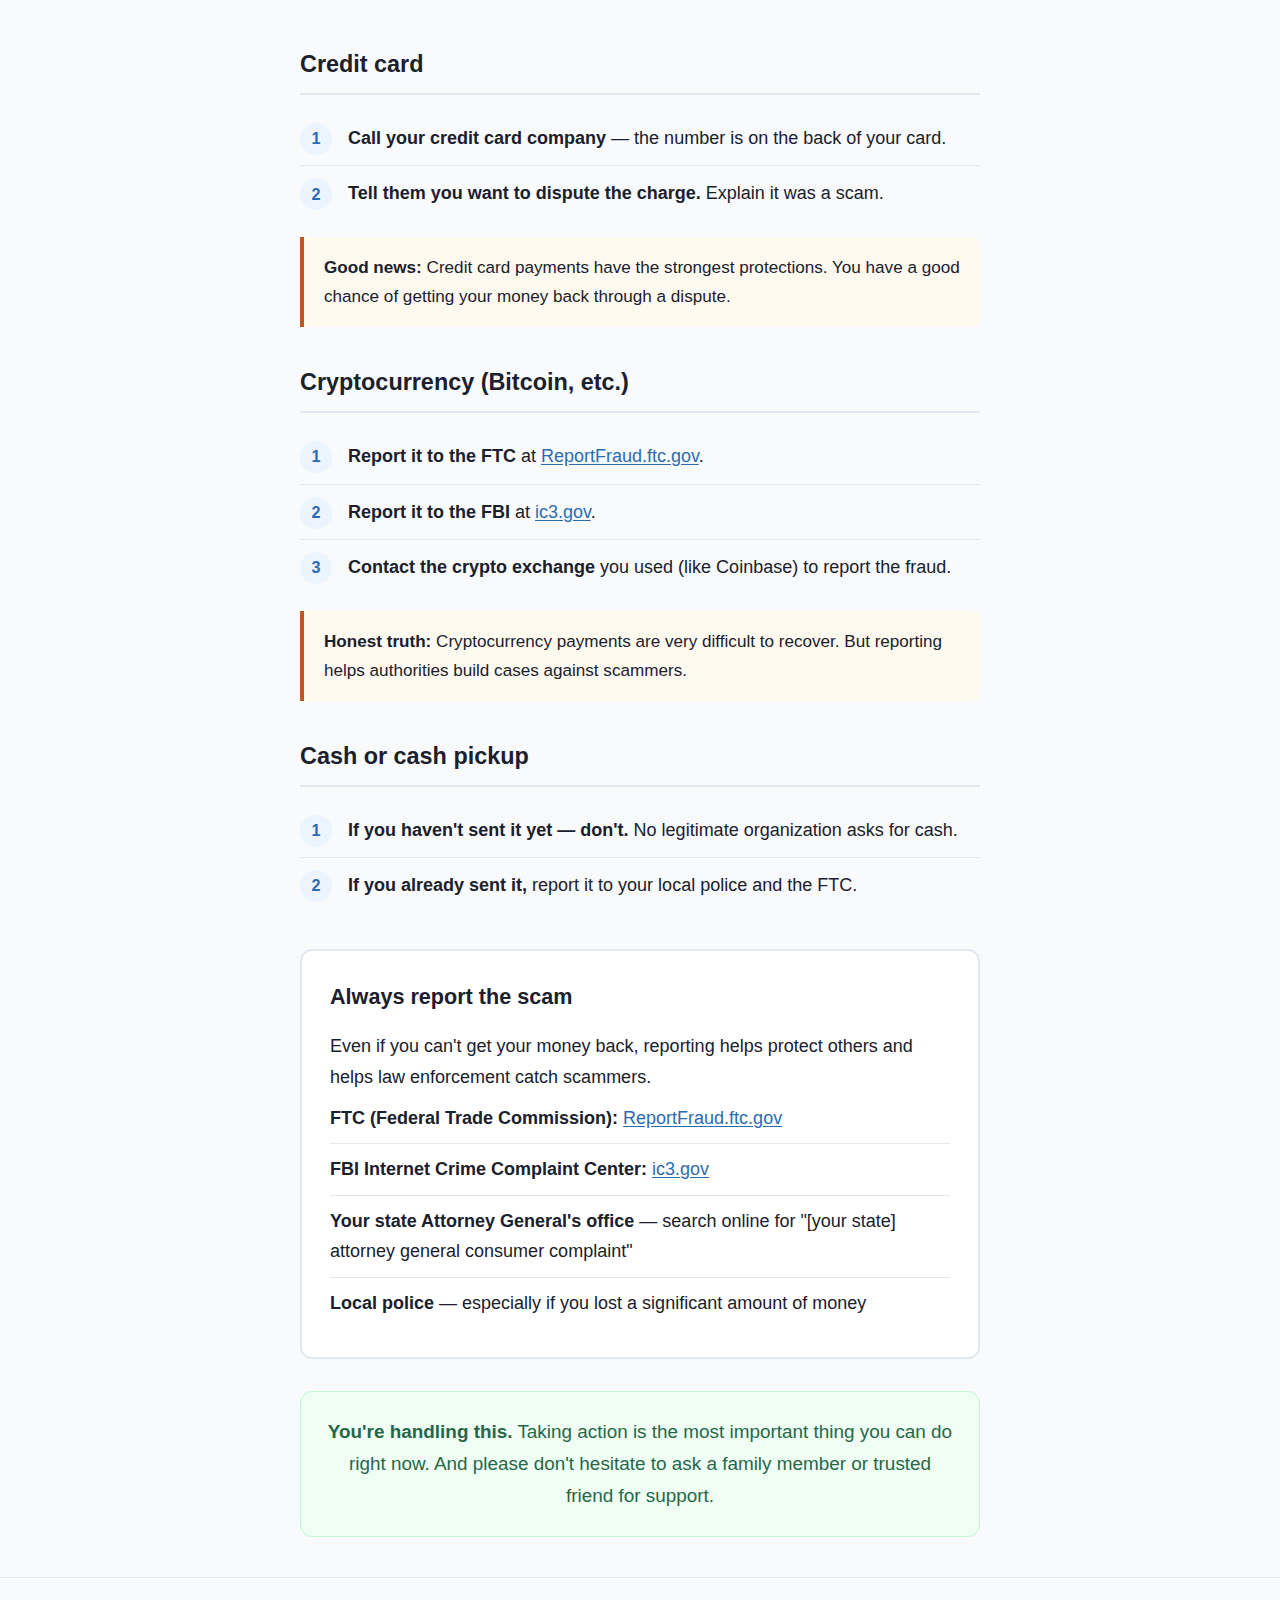
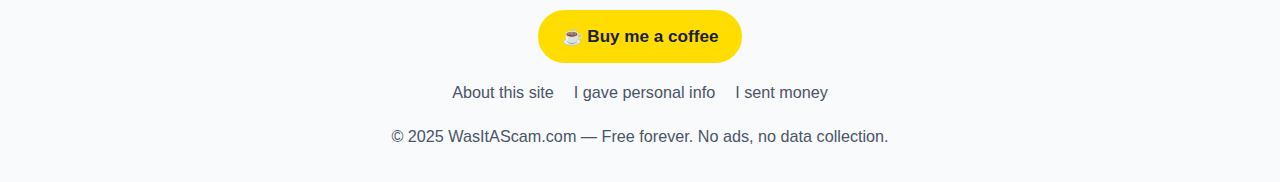
<file: sent-money.html>
<!DOCTYPE html>
<html lang="en">
<head>
  <meta charset="UTF-8">
  <meta name="viewport" content="width=device-width, initial-scale=1.0">
  <title>I Sent Money — WasItAScam.com</title>
  <meta name="description" content="Sent money to a scammer? Act fast — some payments can be reversed. Here's what to do for each payment method.">
  <link rel="stylesheet" href="styles.css">
</head>
<body>
  <a href="#main" class="skip-link">Skip to main content</a>

  <header class="site-header">
    <div class="container">
      <a href="index.html" class="site-logo" aria-label="WasItAScam.com home">WasItAScam</a>
      <nav class="site-nav" aria-label="Main navigation">
        <a href="about.html">About</a>
      </nav>
    </div>
  </header>

  <main id="main" class="container">
    <nav class="breadcrumb" aria-label="Breadcrumb">
      <a href="index.html">Home</a>
      <span aria-hidden="true">&rsaquo;</span>
      I Sent Money
    </nav>

    <div class="page-header">
      <h1>I sent money — now what?</h1>
      <p>Act fast — some payment methods can be reversed if you move quickly. Find your situation below and follow the steps.</p>
    </div>

    <section class="reassurance">
      <p><strong>This is not your fault.</strong> Scammers are skilled at what they do. Focus on taking action now — you're already on the right track.</p>
    </section>

    <section class="recovery-section">
      <h2>Gift cards</h2>
      <ol class="recovery-steps">
        <li><strong>Contact the gift card company right away</strong> — the phone number is on the back of the card. Tell them the card was used in a scam.</li>
        <li><strong>Keep the card and receipt</strong> as evidence.</li>
        <li><strong>Report it to the FTC</strong> at <a href="https://reportfraud.ftc.gov" target="_blank" rel="noopener noreferrer">ReportFraud.ftc.gov</a>.</li>
      </ol>
      <div class="important-note">
        <p><strong>Honest truth:</strong> Gift card money is rarely recoverable. But reporting it helps authorities track and stop these scammers.</p>
      </div>
    </section>

    <section class="recovery-section">
      <h2>Wire transfer (Western Union, MoneyGram)</h2>
      <ol class="recovery-steps">
        <li><strong>Contact the wire service immediately</strong> to try to stop the transfer before it's picked up.</li>
        <li>
          <strong>Call them directly:</strong>
          <div class="recovery-contact">
            <strong>Western Union:</strong> 1-800-448-1492<br>
            <strong>MoneyGram:</strong> 1-800-926-9400
          </div>
        </li>
        <li><strong>File a complaint with the FTC</strong> at <a href="https://reportfraud.ftc.gov" target="_blank" rel="noopener noreferrer">ReportFraud.ftc.gov</a>.</li>
      </ol>
    </section>

    <section class="recovery-section">
      <h2>Bank transfer or Zelle / Venmo / Cash App</h2>
      <ol class="recovery-steps">
        <li><strong>Contact your bank immediately</strong> — use the phone number on the back of your debit card or on your bank's website.</li>
        <li><strong>Ask if they can reverse or stop the transfer.</strong> The sooner you call, the better your chances.</li>
        <li><strong>File a fraud report with your bank.</strong> They'll guide you through their process.</li>
      </ol>
    </section>

    <section class="recovery-section">
      <h2>Credit card</h2>
      <ol class="recovery-steps">
        <li><strong>Call your credit card company</strong> — the number is on the back of your card.</li>
        <li><strong>Tell them you want to dispute the charge.</strong> Explain it was a scam.</li>
      </ol>
      <div class="important-note">
        <p><strong>Good news:</strong> Credit card payments have the strongest protections. You have a good chance of getting your money back through a dispute.</p>
      </div>
    </section>

    <section class="recovery-section">
      <h2>Cryptocurrency (Bitcoin, etc.)</h2>
      <ol class="recovery-steps">
        <li><strong>Report it to the FTC</strong> at <a href="https://reportfraud.ftc.gov" target="_blank" rel="noopener noreferrer">ReportFraud.ftc.gov</a>.</li>
        <li><strong>Report it to the FBI</strong> at <a href="https://www.ic3.gov" target="_blank" rel="noopener noreferrer">ic3.gov</a>.</li>
        <li><strong>Contact the crypto exchange</strong> you used (like Coinbase) to report the fraud.</li>
      </ol>
      <div class="important-note">
        <p><strong>Honest truth:</strong> Cryptocurrency payments are very difficult to recover. But reporting helps authorities build cases against scammers.</p>
      </div>
    </section>

    <section class="recovery-section">
      <h2>Cash or cash pickup</h2>
      <ol class="recovery-steps">
        <li><strong>If you haven't sent it yet — don't.</strong> No legitimate organization asks for cash.</li>
        <li><strong>If you already sent it,</strong> report it to your local police and the FTC.</li>
      </ol>
    </section>

    <section class="report-resources">
      <h2>Always report the scam</h2>
      <p>Even if you can't get your money back, reporting helps protect others and helps law enforcement catch scammers.</p>
      <ul>
        <li><strong>FTC (Federal Trade Commission):</strong> <a href="https://reportfraud.ftc.gov" target="_blank" rel="noopener noreferrer">ReportFraud.ftc.gov</a></li>
        <li><strong>FBI Internet Crime Complaint Center:</strong> <a href="https://www.ic3.gov" target="_blank" rel="noopener noreferrer">ic3.gov</a></li>
        <li><strong>Your state Attorney General's office</strong> — search online for "[your state] attorney general consumer complaint"</li>
        <li><strong>Local police</strong> — especially if you lost a significant amount of money</li>
      </ul>
    </section>

    <section class="reassurance">
      <p><strong>You're handling this.</strong> Taking action is the most important thing you can do right now. And please don't hesitate to ask a family member or trusted friend for support.</p>
    </section>
  </main>

  <footer class="site-footer">
    <div class="container">
      <a href="https://ko-fi.com/wasitascam" class="coffee-link" target="_blank" rel="noopener noreferrer">
        &#9749; Buy me a coffee
      </a>
      <div class="footer-links">
        <a href="about.html">About this site</a>
        <a href="personal-info.html">I gave personal info</a>
        <a href="sent-money.html">I sent money</a>
      </div>
      <p>&copy; 2025 WasItAScam.com &mdash; Free forever. No ads, no data collection.</p>
    </div>
  </footer>
</body>
</html>
</file>
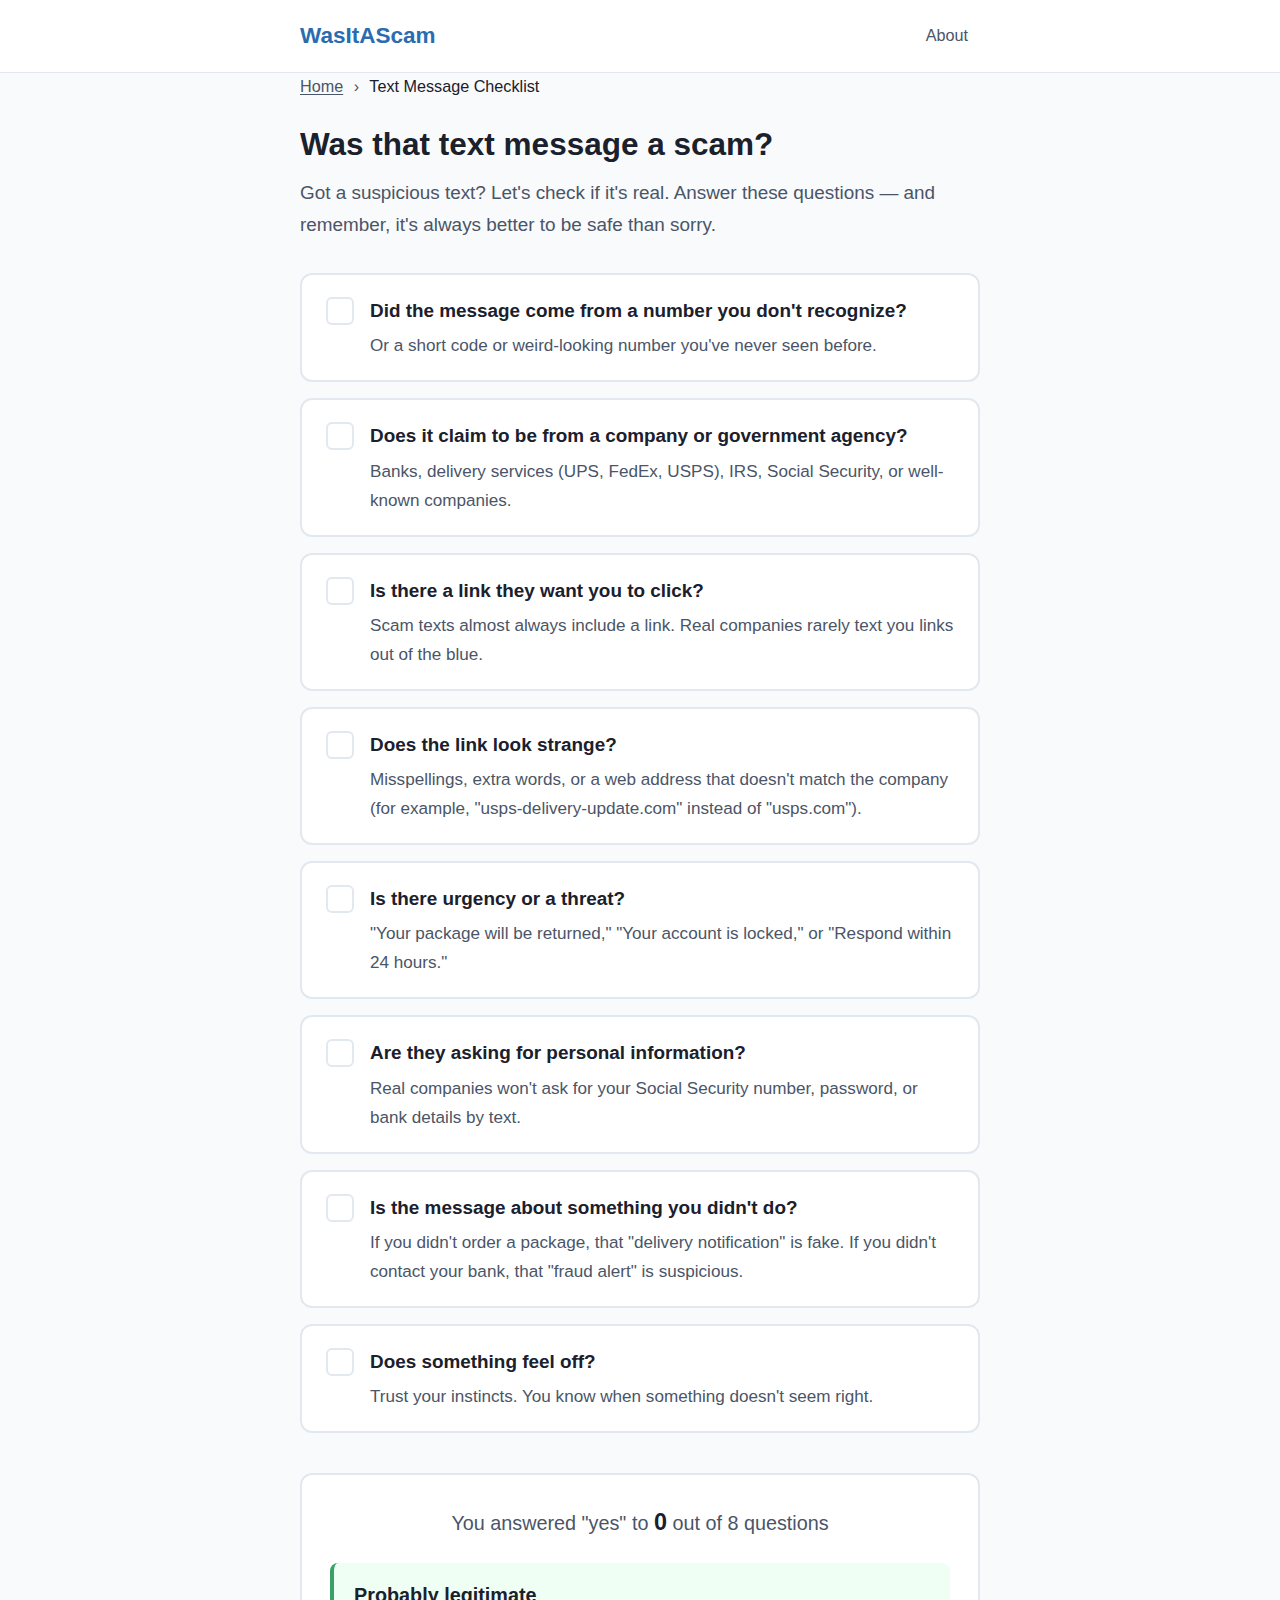
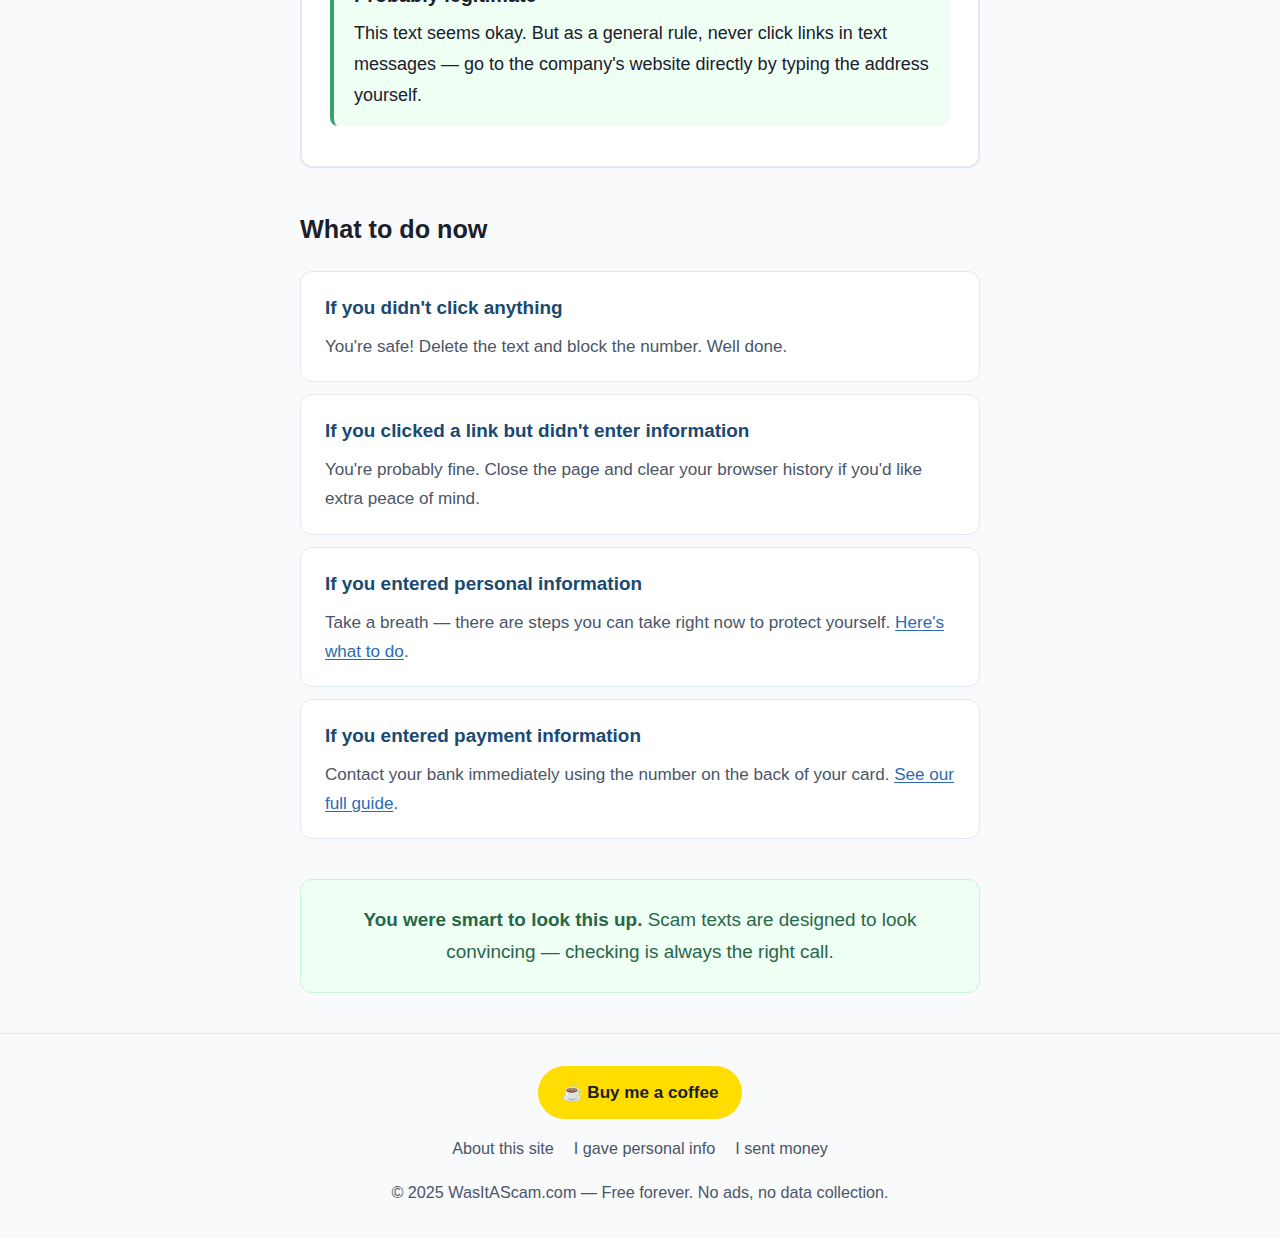
<file: text.html>
<!DOCTYPE html>
<html lang="en">
<head>
  <meta charset="UTF-8">
  <meta name="viewport" content="width=device-width, initial-scale=1.0">
  <title>Text Message Checklist — WasItAScam.com</title>
  <meta name="description" content="Got a suspicious text message? Answer these questions to find out if it's a scam.">
  <link rel="stylesheet" href="styles.css">
</head>
<body>
  <a href="#main" class="skip-link">Skip to main content</a>

  <header class="site-header">
    <div class="container">
      <a href="index.html" class="site-logo" aria-label="WasItAScam.com home">WasItAScam</a>
      <nav class="site-nav" aria-label="Main navigation">
        <a href="about.html">About</a>
      </nav>
    </div>
  </header>

  <main id="main" class="container">
    <nav class="breadcrumb" aria-label="Breadcrumb">
      <a href="index.html">Home</a>
      <span aria-hidden="true">&rsaquo;</span>
      Text Message Checklist
    </nav>

    <div class="page-header">
      <h1>Was that text message a scam?</h1>
      <p>Got a suspicious text? Let's check if it's real. Answer these questions — and remember, it's always better to be safe than sorry.</p>
    </div>

    <form id="checklist-form" aria-label="Text message scam checklist">
      <ul class="checklist" role="list">
        <li class="checklist-item">
          <label class="checklist-question">
            <input type="checkbox" name="q1">
            <span class="checklist-label">
              <strong>Did the message come from a number you don't recognize?</strong>
              <span>Or a short code or weird-looking number you've never seen before.</span>
            </span>
          </label>
        </li>
        <li class="checklist-item">
          <label class="checklist-question">
            <input type="checkbox" name="q2">
            <span class="checklist-label">
              <strong>Does it claim to be from a company or government agency?</strong>
              <span>Banks, delivery services (UPS, FedEx, USPS), IRS, Social Security, or well-known companies.</span>
            </span>
          </label>
        </li>
        <li class="checklist-item">
          <label class="checklist-question">
            <input type="checkbox" name="q3">
            <span class="checklist-label">
              <strong>Is there a link they want you to click?</strong>
              <span>Scam texts almost always include a link. Real companies rarely text you links out of the blue.</span>
            </span>
          </label>
        </li>
        <li class="checklist-item">
          <label class="checklist-question">
            <input type="checkbox" name="q4">
            <span class="checklist-label">
              <strong>Does the link look strange?</strong>
              <span>Misspellings, extra words, or a web address that doesn't match the company (for example, "usps-delivery-update.com" instead of "usps.com").</span>
            </span>
          </label>
        </li>
        <li class="checklist-item">
          <label class="checklist-question">
            <input type="checkbox" name="q5">
            <span class="checklist-label">
              <strong>Is there urgency or a threat?</strong>
              <span>"Your package will be returned," "Your account is locked," or "Respond within 24 hours."</span>
            </span>
          </label>
        </li>
        <li class="checklist-item">
          <label class="checklist-question">
            <input type="checkbox" name="q6">
            <span class="checklist-label">
              <strong>Are they asking for personal information?</strong>
              <span>Real companies won't ask for your Social Security number, password, or bank details by text.</span>
            </span>
          </label>
        </li>
        <li class="checklist-item">
          <label class="checklist-question">
            <input type="checkbox" name="q7">
            <span class="checklist-label">
              <strong>Is the message about something you didn't do?</strong>
              <span>If you didn't order a package, that "delivery notification" is fake. If you didn't contact your bank, that "fraud alert" is suspicious.</span>
            </span>
          </label>
        </li>
        <li class="checklist-item">
          <label class="checklist-question">
            <input type="checkbox" name="q8">
            <span class="checklist-label">
              <strong>Does something feel off?</strong>
              <span>Trust your instincts. You know when something doesn't seem right.</span>
            </span>
          </label>
        </li>
      </ul>
    </form>

    <section class="results" aria-live="polite">
      <div class="results-counter">
        You answered "yes" to <strong id="yes-count">0</strong> out of 8 questions
      </div>

      <div id="result-safe" class="result-level result-safe">
        <h3>Probably legitimate</h3>
        <p>This text seems okay. But as a general rule, never click links in text messages — go to the company's website directly by typing the address yourself.</p>
      </div>

      <div id="result-caution" class="result-level result-caution">
        <h3>Be cautious</h3>
        <p>This could go either way. If you think the message might be real, go directly to the company's website by typing the address yourself, or call them using a number you trust. <strong>Don't</strong> click any links in the text.</p>
      </div>

      <div id="result-scam" class="result-level result-likely-scam">
        <h3>This is very likely a scam</h3>
        <p><strong>Do not click any links.</strong> Delete the message and block the number. You did the right thing by checking here first.</p>
      </div>
    </section>

    <section class="next-steps">
      <h2>What to do now</h2>

      <div class="step-card">
        <h3>If you didn't click anything</h3>
        <p>You're safe! Delete the text and block the number. Well done.</p>
      </div>

      <div class="step-card">
        <h3>If you clicked a link but didn't enter information</h3>
        <p>You're probably fine. Close the page and clear your browser history if you'd like extra peace of mind.</p>
      </div>

      <div class="step-card">
        <h3>If you entered personal information</h3>
        <p>Take a breath — there are steps you can take right now to protect yourself. <a href="personal-info.html">Here's what to do</a>.</p>
      </div>

      <div class="step-card">
        <h3>If you entered payment information</h3>
        <p>Contact your bank immediately using the number on the back of your card. <a href="sent-money.html">See our full guide</a>.</p>
      </div>
    </section>

    <section class="reassurance">
      <p><strong>You were smart to look this up.</strong> Scam texts are designed to look convincing — checking is always the right call.</p>
    </section>
  </main>

  <footer class="site-footer">
    <div class="container">
      <a href="https://ko-fi.com/wasitascam" class="coffee-link" target="_blank" rel="noopener noreferrer">
        &#9749; Buy me a coffee
      </a>
      <div class="footer-links">
        <a href="about.html">About this site</a>
        <a href="personal-info.html">I gave personal info</a>
        <a href="sent-money.html">I sent money</a>
      </div>
      <p>&copy; 2025 WasItAScam.com &mdash; Free forever. No ads, no data collection.</p>
    </div>
  </footer>

  <script>
    (function () {
      var form = document.getElementById('checklist-form');
      var checkboxes = form.querySelectorAll('input[type="checkbox"]');
      var countEl = document.getElementById('yes-count');
      var resultSafe = document.getElementById('result-safe');
      var resultCaution = document.getElementById('result-caution');
      var resultScam = document.getElementById('result-scam');

      function update() {
        var count = 0;
        checkboxes.forEach(function (cb) {
          var item = cb.closest('.checklist-item');
          if (cb.checked) {
            count++;
            item.classList.add('checked');
          } else {
            item.classList.remove('checked');
          }
        });
        countEl.textContent = count;

        resultSafe.classList.remove('active');
        resultCaution.classList.remove('active');
        resultScam.classList.remove('active');

        if (count === 0) {
          resultSafe.classList.add('active');
        } else if (count === 1) {
          resultCaution.classList.add('active');
        } else {
          resultScam.classList.add('active');
        }
      }

      checkboxes.forEach(function (cb) {
        cb.addEventListener('change', update);
      });

      update();
    })();
  </script>
</body>
</html>
</file>
<file: styles.css>
/* ===== Reset & Base ===== */
*, *::before, *::after {
  box-sizing: border-box;
  margin: 0;
  padding: 0;
}

:root {
  --color-bg: #f9fafb;
  --color-surface: #ffffff;
  --color-primary: #2b6cb0;
  --color-primary-light: #ebf4ff;
  --color-primary-dark: #1a4971;
  --color-accent: #38a169;
  --color-accent-light: #f0fff4;
  --color-warning: #c05621;
  --color-warning-light: #fffaf0;
  --color-danger: #c53030;
  --color-danger-light: #fff5f5;
  --color-text: #1a202c;
  --color-text-soft: #4a5568;
  --color-border: #e2e8f0;
  --color-shadow: rgba(0, 0, 0, 0.08);
  --radius: 12px;
  --max-width: 720px;
}

html {
  font-size: 18px;
  scroll-behavior: smooth;
}

body {
  font-family: -apple-system, BlinkMacSystemFont, "Segoe UI", Roboto, "Helvetica Neue", Arial, sans-serif;
  line-height: 1.7;
  color: var(--color-text);
  background: var(--color-bg);
  -webkit-font-smoothing: antialiased;
}

a {
  color: var(--color-primary);
  text-decoration: underline;
  text-underline-offset: 2px;
}

a:hover, a:focus {
  color: var(--color-primary-dark);
}

a:focus-visible {
  outline: 3px solid var(--color-primary);
  outline-offset: 2px;
  border-radius: 4px;
}

img {
  max-width: 100%;
  height: auto;
}

/* ===== Skip Link ===== */
.skip-link {
  position: absolute;
  top: -100%;
  left: 16px;
  background: var(--color-primary);
  color: #fff;
  padding: 12px 20px;
  border-radius: var(--radius);
  z-index: 100;
  font-weight: 600;
  text-decoration: none;
}

.skip-link:focus {
  top: 16px;
}

/* ===== Layout ===== */
.container {
  max-width: var(--max-width);
  margin: 0 auto;
  padding: 0 20px;
}

/* ===== Header ===== */
.site-header {
  background: var(--color-surface);
  border-bottom: 1px solid var(--color-border);
  padding: 16px 0;
  position: sticky;
  top: 0;
  z-index: 50;
}

.site-header .container {
  display: flex;
  align-items: center;
  justify-content: space-between;
  flex-wrap: wrap;
  gap: 8px;
}

.site-logo {
  font-size: 1.25rem;
  font-weight: 700;
  color: var(--color-primary);
  text-decoration: none;
}

.site-logo:hover {
  color: var(--color-primary-dark);
}

.site-nav {
  display: flex;
  gap: 8px;
  flex-wrap: wrap;
}

.site-nav a {
  font-size: 0.9rem;
  color: var(--color-text-soft);
  text-decoration: none;
  padding: 6px 12px;
  border-radius: 8px;
  transition: background 0.2s, color 0.2s;
}

.site-nav a:hover,
.site-nav a:focus {
  background: var(--color-primary-light);
  color: var(--color-primary);
}

/* ===== Main ===== */
main {
  padding: 40px 0 60px;
}

/* ===== Hero ===== */
.hero {
  text-align: center;
  padding: 40px 0 48px;
}

.hero h1 {
  font-size: 2rem;
  line-height: 1.3;
  color: var(--color-text);
  margin-bottom: 16px;
}

.hero p {
  font-size: 1.15rem;
  color: var(--color-text-soft);
  max-width: 540px;
  margin: 0 auto;
}

/* ===== Cards Grid ===== */
.cards {
  display: grid;
  grid-template-columns: 1fr;
  gap: 20px;
  margin-top: 36px;
}

@media (min-width: 540px) {
  .cards {
    grid-template-columns: repeat(3, 1fr);
  }
}

.card {
  display: flex;
  flex-direction: column;
  align-items: center;
  gap: 12px;
  background: var(--color-surface);
  border: 2px solid var(--color-border);
  border-radius: var(--radius);
  padding: 32px 24px;
  text-decoration: none;
  color: var(--color-text);
  transition: border-color 0.2s, box-shadow 0.2s, transform 0.15s;
  min-height: 180px;
  justify-content: center;
}

.card:hover,
.card:focus {
  border-color: var(--color-primary);
  box-shadow: 0 4px 20px var(--color-shadow);
  transform: translateY(-2px);
}

.card-icon {
  font-size: 2.5rem;
  line-height: 1;
}

.card-title {
  font-size: 1.2rem;
  font-weight: 600;
}

.card-desc {
  font-size: 0.95rem;
  color: var(--color-text-soft);
  text-align: center;
}

/* ===== Page Header ===== */
.page-header {
  margin-bottom: 32px;
}

.page-header h1 {
  font-size: 1.75rem;
  line-height: 1.3;
  margin-bottom: 12px;
}

.page-header p {
  font-size: 1.05rem;
  color: var(--color-text-soft);
}

/* ===== Breadcrumb ===== */
.breadcrumb {
  margin-bottom: 24px;
  font-size: 0.9rem;
}

.breadcrumb a {
  color: var(--color-text-soft);
}

.breadcrumb span {
  color: var(--color-text-soft);
  margin: 0 6px;
}

/* ===== Checklist ===== */
.checklist {
  list-style: none;
  display: flex;
  flex-direction: column;
  gap: 16px;
  margin-bottom: 40px;
}

.checklist-item {
  background: var(--color-surface);
  border: 2px solid var(--color-border);
  border-radius: var(--radius);
  padding: 20px 24px;
  transition: border-color 0.2s;
}

.checklist-item.checked {
  border-color: var(--color-warning);
  background: var(--color-warning-light);
}

.checklist-question {
  display: flex;
  align-items: flex-start;
  gap: 16px;
  cursor: pointer;
}

.checklist-question input[type="checkbox"] {
  appearance: none;
  -webkit-appearance: none;
  width: 28px;
  height: 28px;
  min-width: 28px;
  border: 2px solid var(--color-border);
  border-radius: 6px;
  cursor: pointer;
  position: relative;
  margin-top: 2px;
  transition: background 0.2s, border-color 0.2s;
}

.checklist-question input[type="checkbox"]:checked {
  background: var(--color-warning);
  border-color: var(--color-warning);
}

.checklist-question input[type="checkbox"]:checked::after {
  content: "✓";
  position: absolute;
  top: 50%;
  left: 50%;
  transform: translate(-50%, -50%);
  color: white;
  font-size: 16px;
  font-weight: bold;
}

.checklist-question input[type="checkbox"]:focus-visible {
  outline: 3px solid var(--color-primary);
  outline-offset: 2px;
}

.checklist-label {
  flex: 1;
}

.checklist-label strong {
  display: block;
  font-size: 1.05rem;
  margin-bottom: 4px;
}

.checklist-label span {
  font-size: 0.95rem;
  color: var(--color-text-soft);
  display: block;
}

/* ===== Results ===== */
.results {
  background: var(--color-surface);
  border: 2px solid var(--color-border);
  border-radius: var(--radius);
  padding: 28px;
  margin-bottom: 40px;
}

.results-counter {
  text-align: center;
  margin-bottom: 20px;
  font-size: 1.1rem;
  color: var(--color-text-soft);
}

.results-counter strong {
  color: var(--color-text);
  font-size: 1.3rem;
}

.result-level {
  padding: 16px 20px;
  border-radius: 8px;
  margin-bottom: 12px;
  display: none;
}

.result-level.active {
  display: block;
}

.result-level h3 {
  margin-bottom: 6px;
  font-size: 1.1rem;
}

.result-safe {
  background: var(--color-accent-light);
  border-left: 4px solid var(--color-accent);
}

.result-caution {
  background: var(--color-warning-light);
  border-left: 4px solid var(--color-warning);
}

.result-likely-scam {
  background: var(--color-danger-light);
  border-left: 4px solid var(--color-danger);
}

/* ===== Next Steps ===== */
.next-steps {
  margin-bottom: 40px;
}

.next-steps h2 {
  font-size: 1.4rem;
  margin-bottom: 20px;
}

.step-card {
  background: var(--color-surface);
  border: 1px solid var(--color-border);
  border-radius: var(--radius);
  padding: 20px 24px;
  margin-bottom: 12px;
}

.step-card h3 {
  font-size: 1.05rem;
  margin-bottom: 8px;
  color: var(--color-primary-dark);
}

.step-card p {
  color: var(--color-text-soft);
  font-size: 0.95rem;
}

/* ===== Recovery Pages ===== */
.recovery-section {
  margin-bottom: 36px;
}

.recovery-section h2 {
  font-size: 1.3rem;
  margin-bottom: 16px;
  padding-bottom: 8px;
  border-bottom: 2px solid var(--color-border);
}

.recovery-section h3 {
  font-size: 1.1rem;
  margin-bottom: 8px;
  color: var(--color-primary-dark);
}

.recovery-steps {
  list-style: none;
  counter-reset: step;
}

.recovery-steps li {
  counter-increment: step;
  padding: 12px 0 12px 48px;
  position: relative;
  border-bottom: 1px solid var(--color-border);
}

.recovery-steps li:last-child {
  border-bottom: none;
}

.recovery-steps li::before {
  content: counter(step);
  position: absolute;
  left: 0;
  top: 12px;
  width: 32px;
  height: 32px;
  background: var(--color-primary-light);
  color: var(--color-primary);
  border-radius: 50%;
  display: flex;
  align-items: center;
  justify-content: center;
  font-weight: 700;
  font-size: 0.9rem;
}

.recovery-contact {
  background: var(--color-primary-light);
  padding: 16px 20px;
  border-radius: 8px;
  margin: 12px 0;
}

.recovery-contact strong {
  display: block;
  margin-bottom: 4px;
}

.important-note {
  background: var(--color-warning-light);
  border-left: 4px solid var(--color-warning);
  padding: 16px 20px;
  border-radius: 0 8px 8px 0;
  margin: 16px 0;
}

.important-note p {
  font-size: 0.95rem;
}

/* ===== Reassurance Banner ===== */
.reassurance {
  background: var(--color-accent-light);
  border: 1px solid #c6f6d5;
  border-radius: var(--radius);
  padding: 24px;
  text-align: center;
  margin-bottom: 40px;
}

.reassurance p {
  font-size: 1.05rem;
  color: #276749;
}

/* ===== About Page ===== */
.about-content h2 {
  font-size: 1.3rem;
  margin: 32px 0 12px;
}

.about-content p {
  margin-bottom: 16px;
  color: var(--color-text-soft);
}

.about-content p:first-of-type {
  font-size: 1.05rem;
  color: var(--color-text);
}

/* ===== Report Section ===== */
.report-resources {
  background: var(--color-surface);
  border: 2px solid var(--color-border);
  border-radius: var(--radius);
  padding: 28px;
  margin: 32px 0;
}

.report-resources h2 {
  font-size: 1.2rem;
  margin-bottom: 16px;
}

.report-resources ul {
  list-style: none;
}

.report-resources li {
  padding: 10px 0;
  border-bottom: 1px solid var(--color-border);
}

.report-resources li:last-child {
  border-bottom: none;
}

/* ===== Footer ===== */
.site-footer {
  border-top: 1px solid var(--color-border);
  padding: 32px 0;
  text-align: center;
  color: var(--color-text-soft);
  font-size: 0.9rem;
}

.site-footer .container {
  display: flex;
  flex-direction: column;
  gap: 16px;
  align-items: center;
}

.coffee-link {
  display: inline-flex;
  align-items: center;
  gap: 8px;
  background: #ffdd00;
  color: #1a202c;
  text-decoration: none;
  padding: 12px 24px;
  border-radius: 999px;
  font-weight: 600;
  font-size: 0.95rem;
  transition: transform 0.15s, box-shadow 0.2s;
}

.coffee-link:hover,
.coffee-link:focus {
  transform: translateY(-1px);
  box-shadow: 0 4px 12px rgba(0, 0, 0, 0.12);
  color: #1a202c;
}

.footer-links {
  display: flex;
  gap: 20px;
  flex-wrap: wrap;
  justify-content: center;
}

.footer-links a {
  color: var(--color-text-soft);
  text-decoration: none;
  font-size: 0.9rem;
}

.footer-links a:hover {
  color: var(--color-primary);
}

/* ===== Utility ===== */
.sr-only {
  position: absolute;
  width: 1px;
  height: 1px;
  padding: 0;
  margin: -1px;
  overflow: hidden;
  clip: rect(0, 0, 0, 0);
  white-space: nowrap;
  border: 0;
}

/* ===== Responsive ===== */
@media (max-width: 480px) {
  html {
    font-size: 17px;
  }

  .hero h1 {
    font-size: 1.6rem;
  }

  .hero {
    padding: 24px 0 32px;
  }

  .checklist-item {
    padding: 16px;
  }

  .checklist-question {
    gap: 12px;
  }

  .results {
    padding: 20px;
  }

  .site-nav {
    gap: 4px;
  }

  .site-nav a {
    padding: 6px 8px;
    font-size: 0.85rem;
  }
}

@media (min-width: 768px) {
  .hero h1 {
    font-size: 2.4rem;
  }

  main {
    padding: 48px 0 80px;
  }
}
</file>
